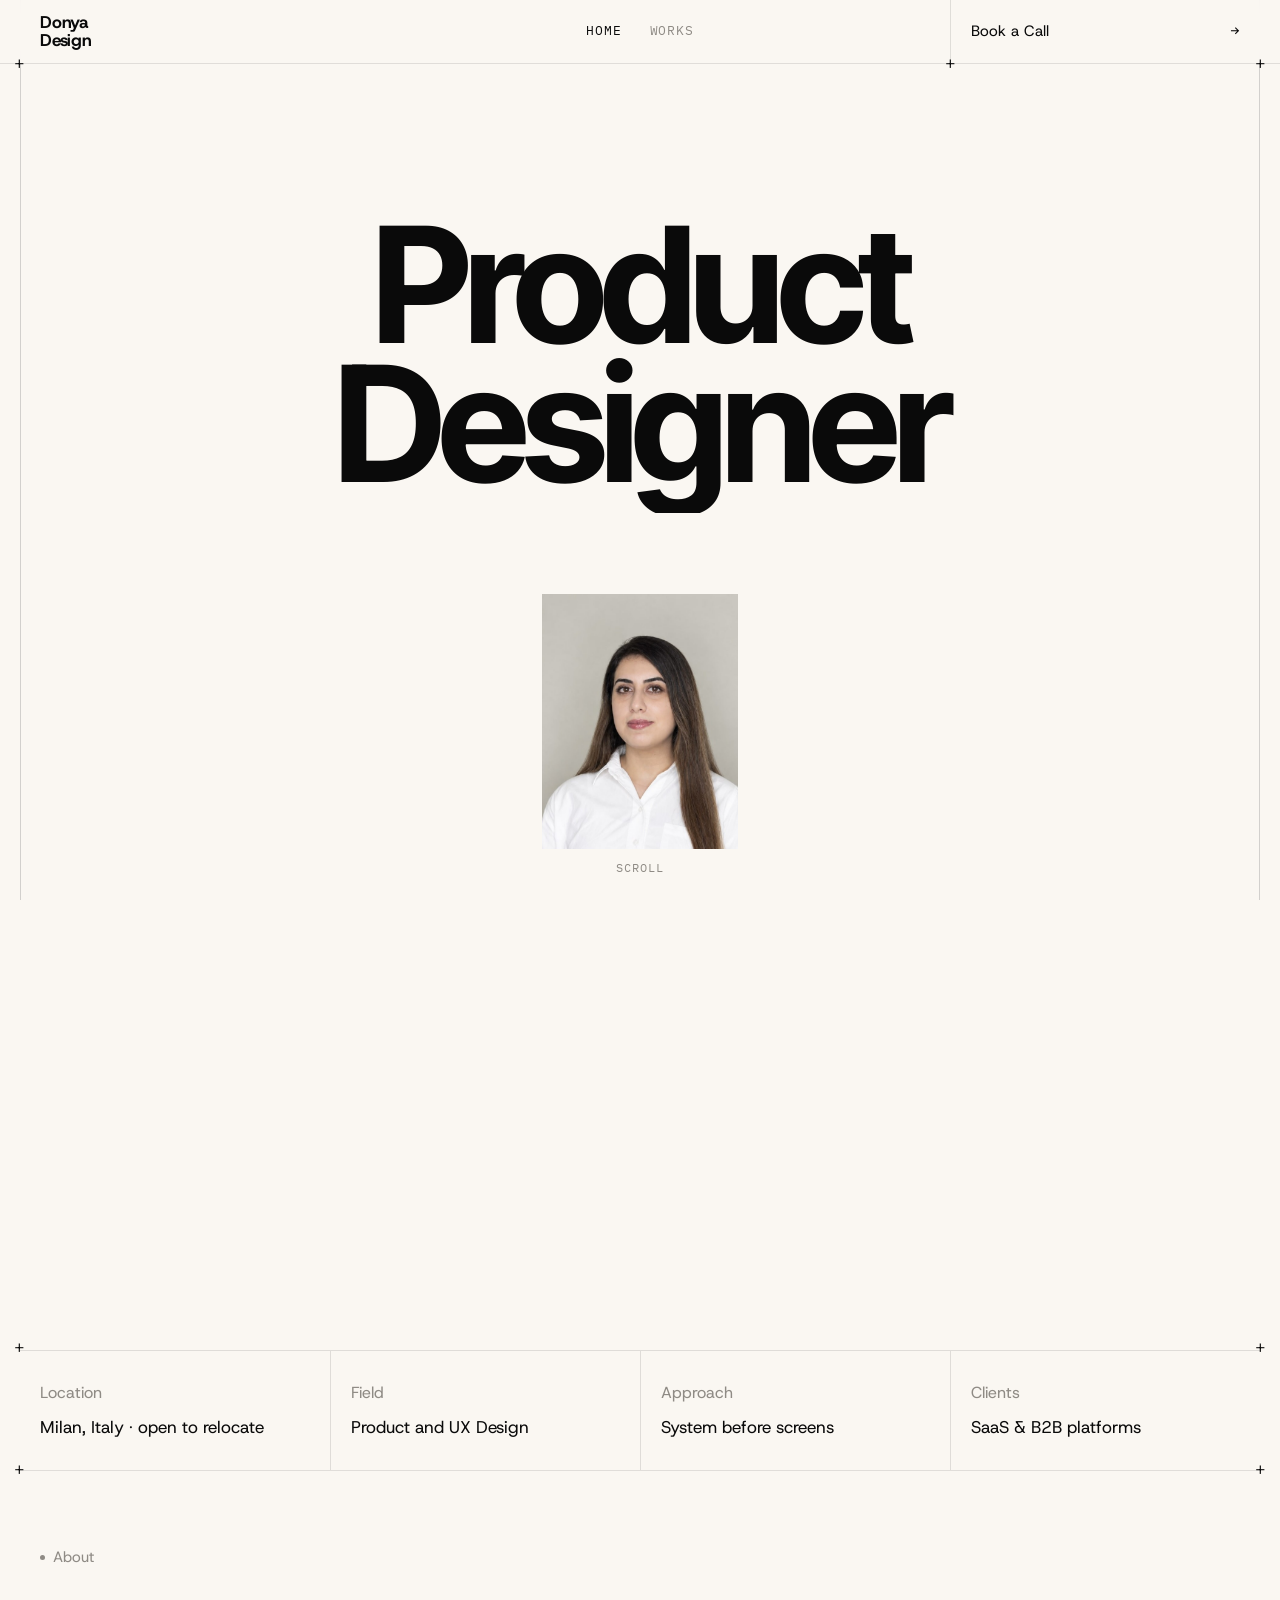
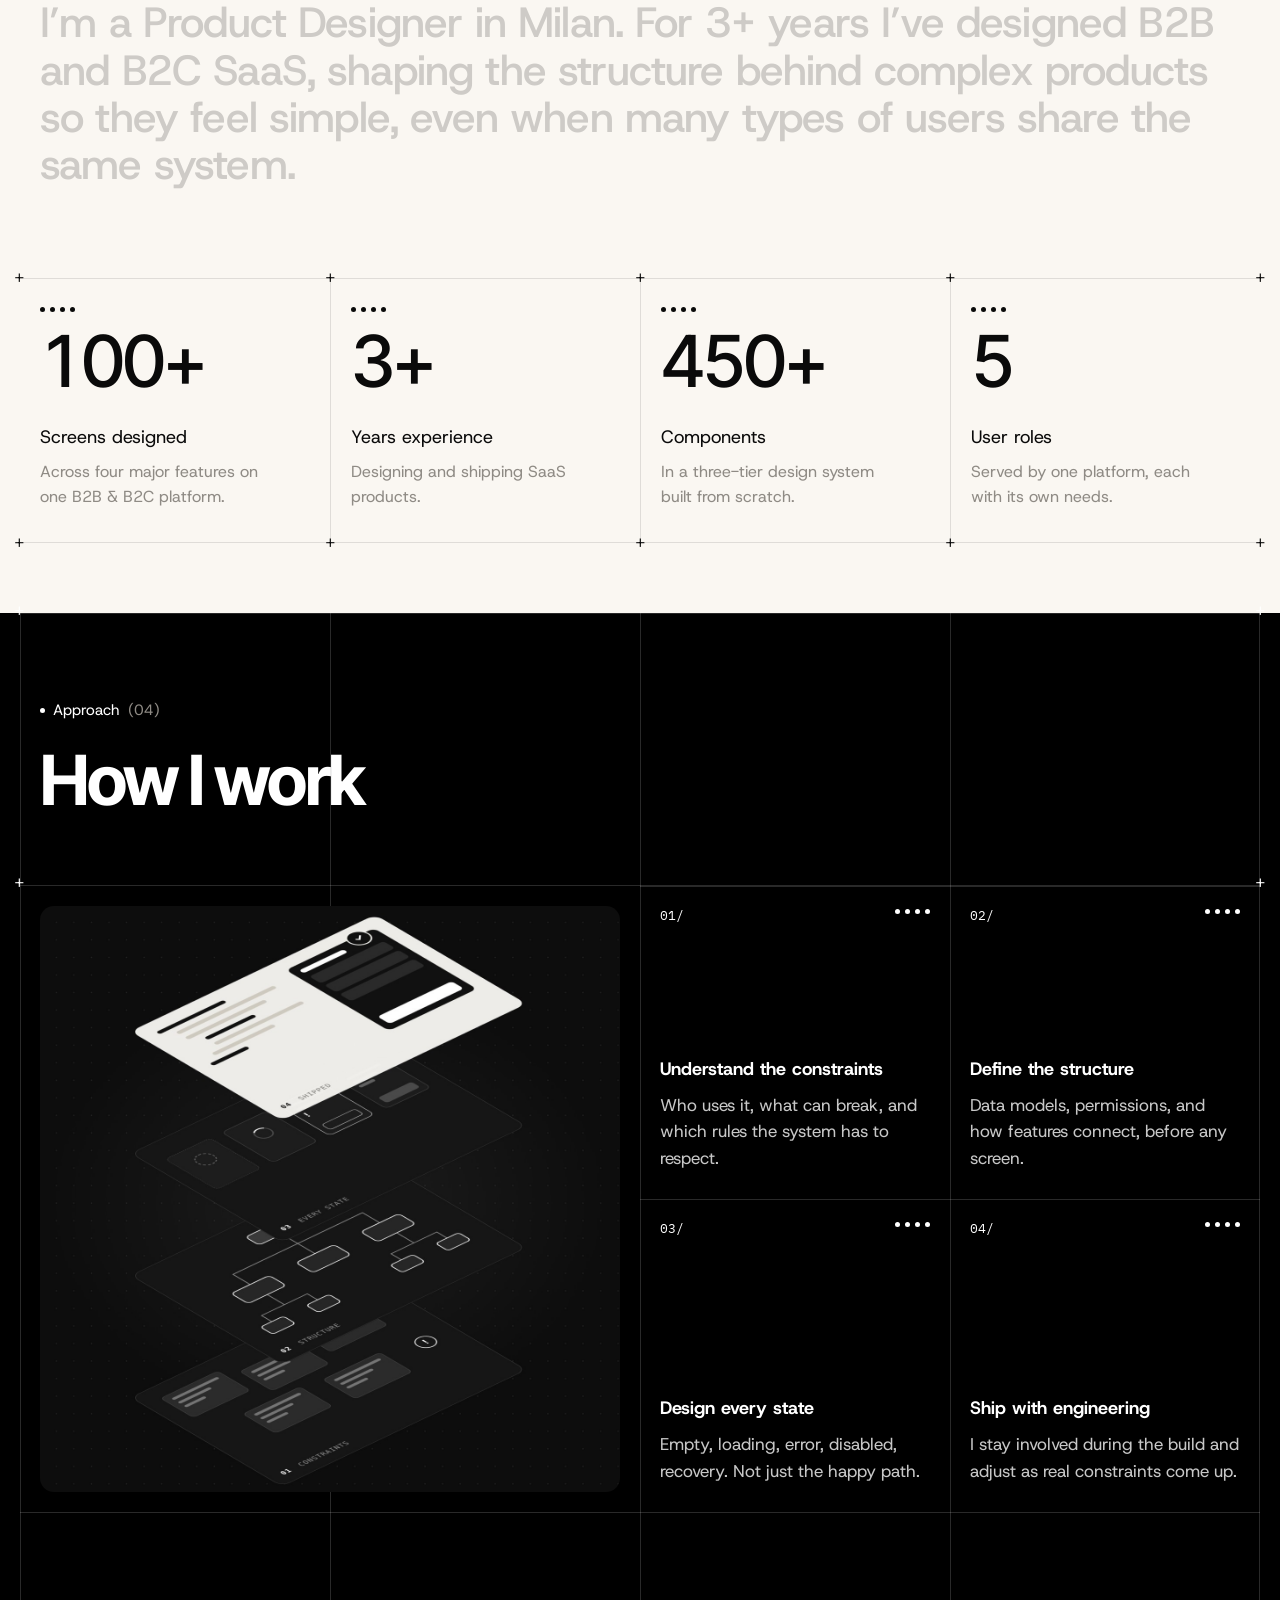
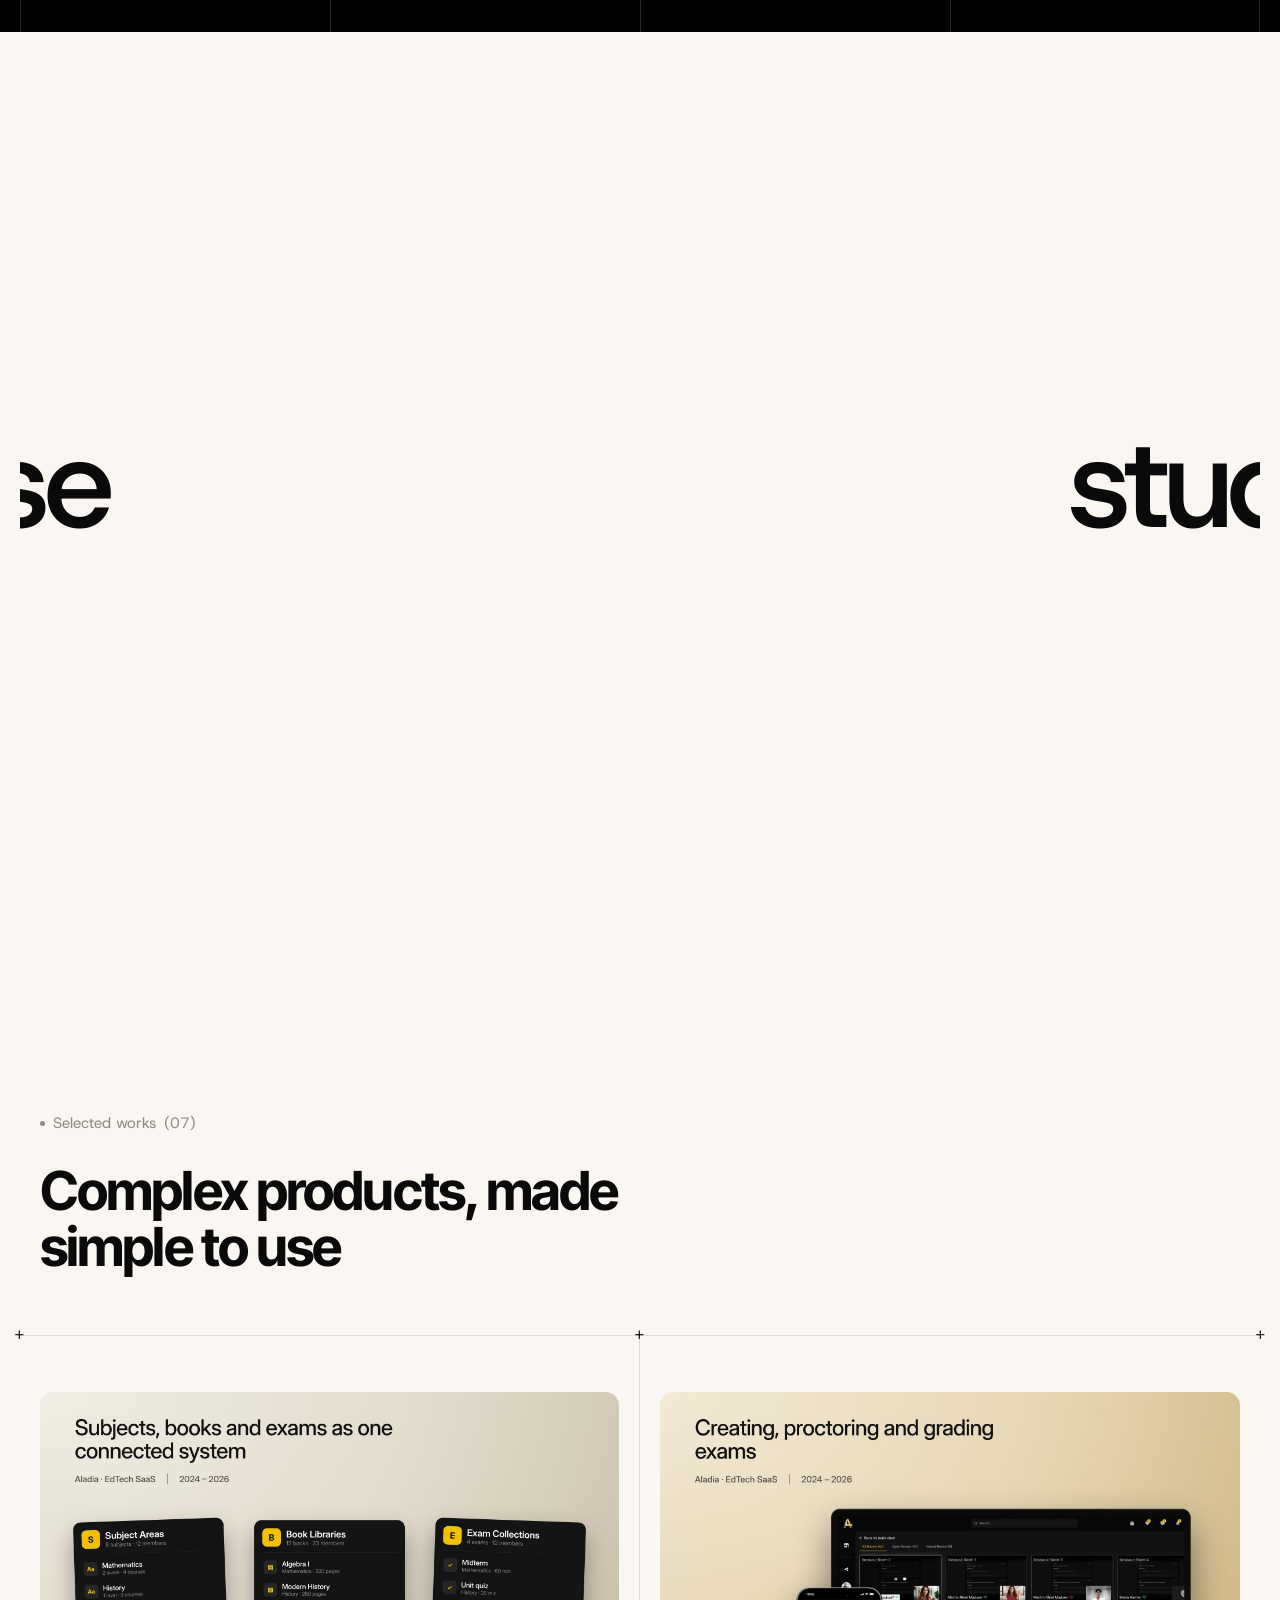
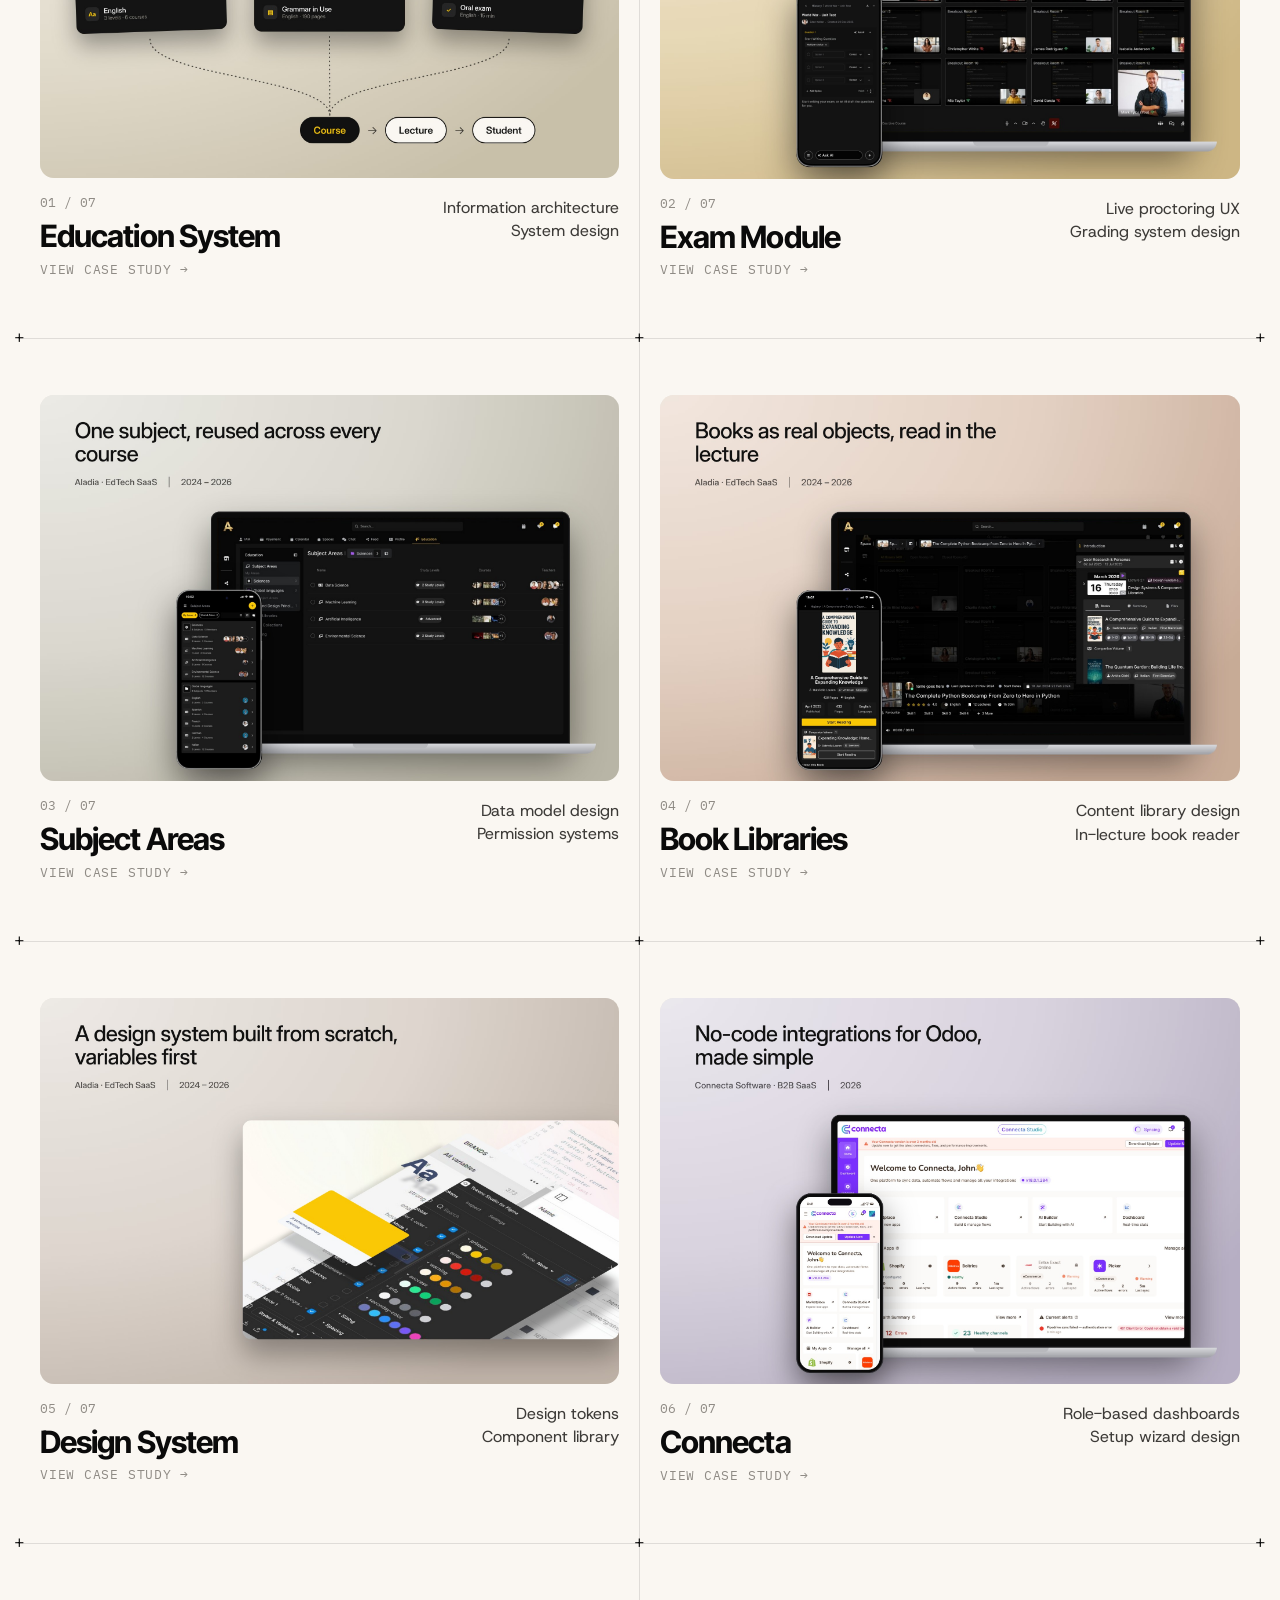
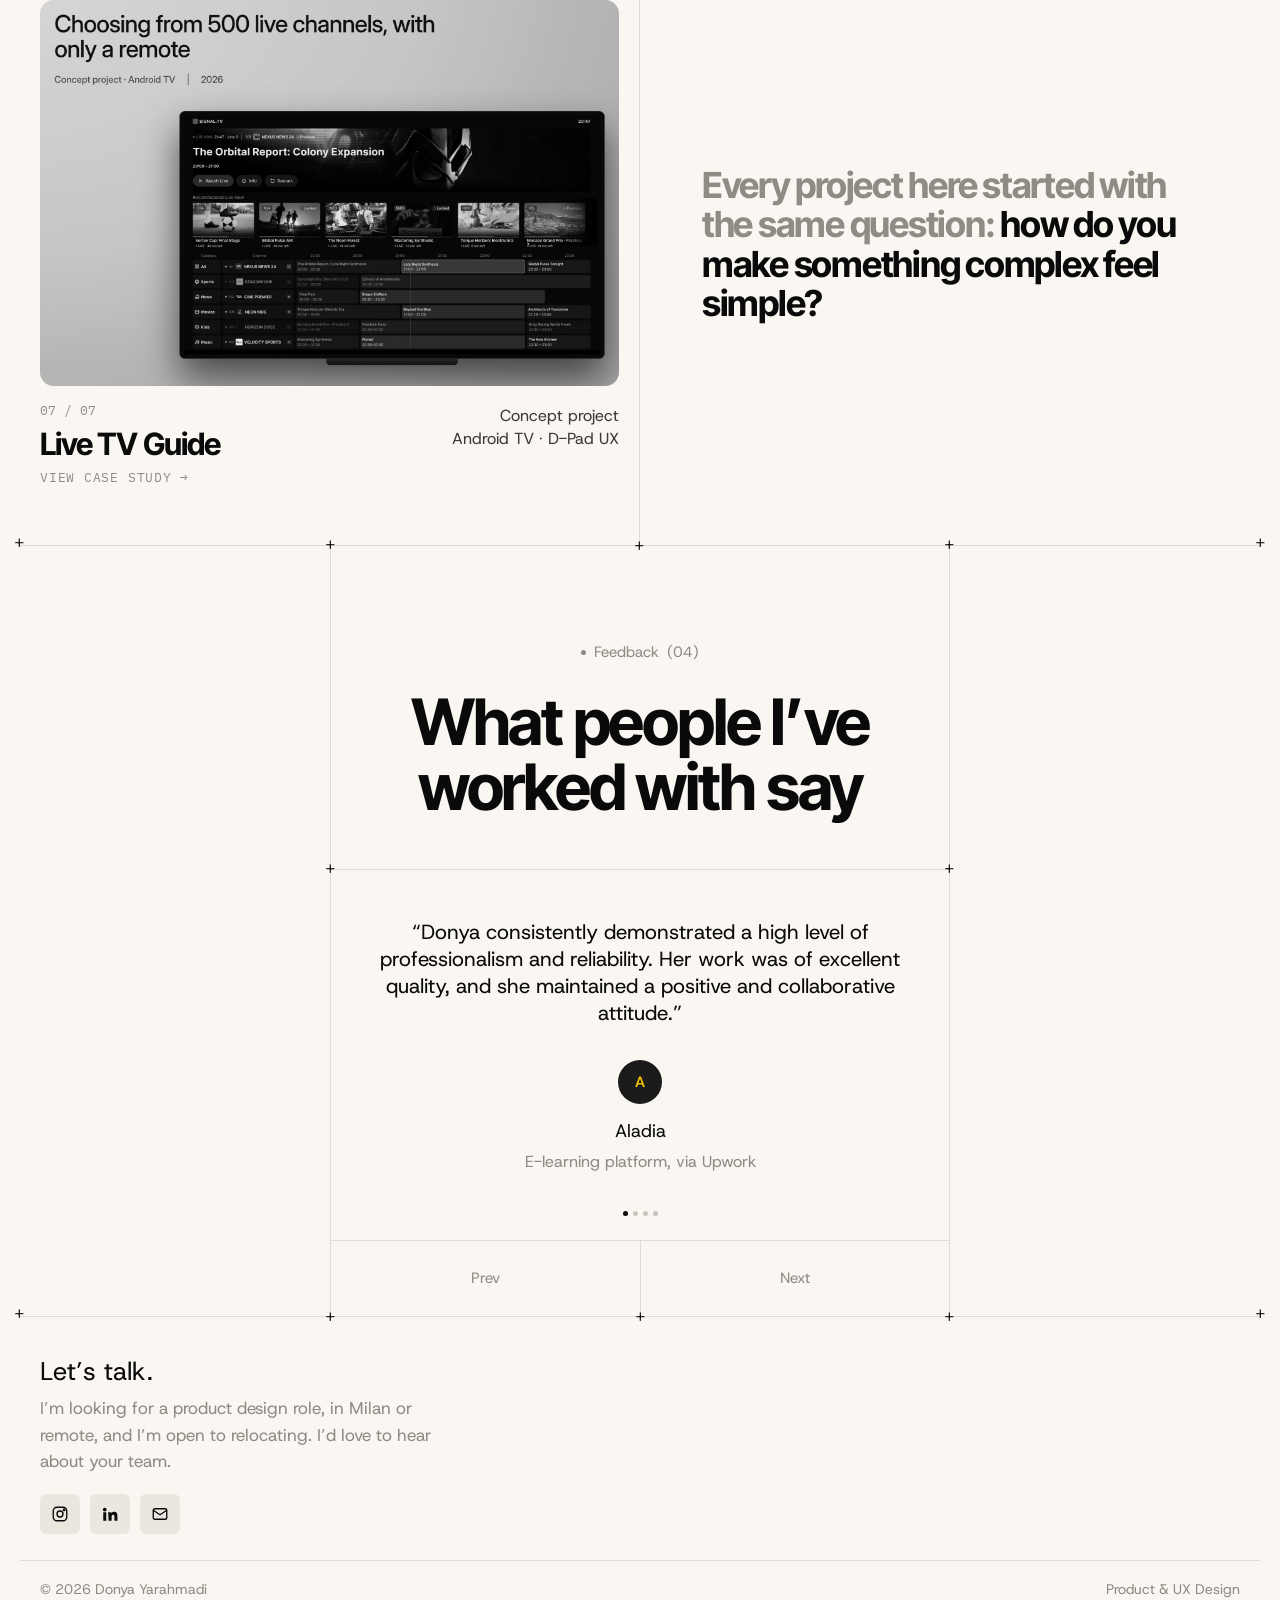
<file: index.html>
<!DOCTYPE html>
<html lang="en">
<head>
<meta charset="utf-8">
<meta name="viewport" content="width=device-width, initial-scale=1">
<title>Donya Yarahmadi — Product Designer</title>
<meta name="description" content="Product &amp; UX Designer in Milan. I help SaaS teams design complex products that feel simple, even when many types of users share the same system.">
<link rel="preconnect" href="https://fonts.googleapis.com">
<link rel="preconnect" href="https://fonts.gstatic.com" crossorigin>
<link href="https://fonts.googleapis.com/css2?family=Host+Grotesk:wght@300..800&family=IBM+Plex+Mono:wght@400;500&family=Inter+Tight:wght@500;600;700&display=swap" rel="stylesheet">
<link rel="stylesheet" href="style.css">
</head>
<body>
<div class="gridlines" aria-hidden="true"><span></span><span></span><span></span><span></span></div>
<header class="header">
  <div class="frame">
    <a class="logo" href="#">Donya<br>Design</a>
    <nav class="nav"><a href="#" data-nav="home" data-roll>HOME</a><a href="#work" data-nav="work" data-roll>WORKS</a></nav>
    <a class="cta-call" href="https://calendly.com/donyarahmadi/30min" target="_blank" rel="noopener"><span>Book a Call</span><span class="arrow">→</span></a>
  </div>
</header>
<main>

<section class="view" id="view-home">
  <div class="frame">
    <div class="hero">
      <div class="hero-sticky">
        <h1 class="hero-title"><span class="line"><span>Product</span></span><span class="line"><span>Designer</span></span></h1>
        <div class="portrait-stage"><div class="portrait">
          <img class="front" src="img/portrait-color.jpg" alt="Donya Yarahmadi">
        </div></div>
        <div class="hero-hint">SCROLL</div>
      </div>
    </div>
    <div class="rule"></div>
    <div class="facts"><div class="cols">
      <div><small>Location</small><strong>Milan, Italy · open to relocate</strong></div>
      <div><small>Field</small><strong>Product and UX Design</strong></div>
      <div><small>Approach</small><strong>System before screens</strong></div>
      <div><small>Clients</small><strong>SaaS &amp; B2B platforms</strong></div>
    </div></div>
    <div class="about">
      <span class="eyebrow">About</span>
      <p class="about-text" data-words>I’m a Product Designer in Milan. For 3+ years I’ve designed B2B and B2C SaaS, shaping the structure behind complex products so they feel simple, even when many types of users share the same system.</p>
    </div>
    <div class="stats"><div class="cols"><div class="stat"><i class="pt"></i><i class="pt r"></i><div class="dots"><i></i><i></i><i></i><i></i></div><div class="stat-num" data-count="100" data-suffix="+">0+</div><h3>Screens designed</h3><p>Across four major features on one B2B &amp; B2C platform.</p></div><div class="stat"><i class="pt"></i><i class="pt r"></i><div class="dots"><i></i><i></i><i></i><i></i></div><div class="stat-num" data-count="3" data-suffix="+">0+</div><h3>Years experience</h3><p>Designing and shipping SaaS products.</p></div><div class="stat"><i class="pt"></i><i class="pt r"></i><div class="dots"><i></i><i></i><i></i><i></i></div><div class="stat-num" data-count="450" data-suffix="+">0+</div><h3>Components</h3><p>In a three-tier design system built from scratch.</p></div><div class="stat"><i class="pt"></i><i class="pt r"></i><div class="dots"><i></i><i></i><i></i><i></i></div><div class="stat-num" data-count="5" data-suffix="">0</div><h3>User roles</h3><p>Served by one platform, each with its own needs.</p></div></div></div>
  </div>

  <section class="approach dark">
    <div class="gl"><span></span><span></span><span></span><span></span></div>
    <div class="frame">
      <div class="rule"></div>
      <div class="approach-head"><span class="eyebrow">Approach <span class="count">(04)</span></span><h2 class="approach-title">How I work</h2></div>
      <div class="rule"></div>
      <div class="approach-grid">
        <div class="approach-img"><img src="img/approach.jpg" alt="Illustration of my process as four stacked layers: constraints, structure, every state, shipped" loading="lazy"></div>
        <div class="step"><div class="step-top"><span>01/</span><div class="dots"><i></i><i></i><i></i><i></i></div></div><div><h3>Understand the constraints</h3><p>Who uses it, what can break, and which rules the system has to respect.</p></div></div><div class="step"><div class="step-top"><span>02/</span><div class="dots"><i></i><i></i><i></i><i></i></div></div><div><h3>Define the structure</h3><p>Data models, permissions, and how features connect, before any screen.</p></div></div><div class="step"><div class="step-top"><span>03/</span><div class="dots"><i></i><i></i><i></i><i></i></div></div><div><h3>Design every state</h3><p>Empty, loading, error, disabled, recovery. Not just the happy path.</p></div></div><div class="step"><div class="step-top"><span>04/</span><div class="dots"><i></i><i></i><i></i><i></i></div></div><div><h3>Ship with engineering</h3><p>I stay involved during the build and adjust as real constraints come up.</p></div></div>
      </div>
      <div class="approach-foot"></div>
    </div>
  </section>

  <div class="frame">
    <div class="cs-split"><div class="sticky"><span class="word l">Case</span><span class="word r">studies</span></div></div>
    <div class="works-head" id="work">
      <div><span class="eyebrow">Selected works <span class="count">(07)</span></span><h2>Complex products, made simple to use</h2></div>
    </div>
    <div class="works"><div class="work "><a href="#education">
      <div class="work-media"><img src="img/cover-education.jpg" alt="Education System case study" loading="lazy"></div>
      <div class="work-meta"><div><div class="work-num">01 / 07</div><h3>Education System</h3><span class="view-case">VIEW CASE STUDY →</span></div><div class="tags">Information architecture<br>System design</div></div>
    </a></div><div class="work right"><a href="#exam">
      <div class="work-media"><img src="img/cover-exam.jpg" alt="Exam Module case study" loading="lazy"></div>
      <div class="work-meta"><div><div class="work-num">02 / 07</div><h3>Exam Module</h3><span class="view-case">VIEW CASE STUDY →</span></div><div class="tags">Live proctoring UX<br>Grading system design</div></div>
    </a></div><div class="work "><a href="#subjects">
      <div class="work-media"><img src="img/cover-subjects.jpg" alt="Subject Areas case study" loading="lazy"></div>
      <div class="work-meta"><div><div class="work-num">03 / 07</div><h3>Subject Areas</h3><span class="view-case">VIEW CASE STUDY →</span></div><div class="tags">Data model design<br>Permission systems</div></div>
    </a></div><div class="work right"><a href="#books">
      <div class="work-media"><img src="img/cover-books.jpg" alt="Book Libraries case study" loading="lazy"></div>
      <div class="work-meta"><div><div class="work-num">04 / 07</div><h3>Book Libraries</h3><span class="view-case">VIEW CASE STUDY →</span></div><div class="tags">Content library design<br>In-lecture book reader</div></div>
    </a></div><div class="work "><a href="#design-system">
      <div class="work-media"><img src="img/cover-design-system.jpg" alt="Design System case study" loading="lazy"></div>
      <div class="work-meta"><div><div class="work-num">05 / 07</div><h3>Design System</h3><span class="view-case">VIEW CASE STUDY →</span></div><div class="tags">Design tokens<br>Component library</div></div>
    </a></div><div class="work right"><a href="#connecta">
      <div class="work-media"><img src="img/cover-connecta.jpg" alt="Connecta case study" loading="lazy"></div>
      <div class="work-meta"><div><div class="work-num">06 / 07</div><h3>Connecta</h3><span class="view-case">VIEW CASE STUDY →</span></div><div class="tags">Role-based dashboards<br>Setup wizard design</div></div>
    </a></div><div class="work "><a href="#live-tv">
      <div class="work-media"><img src="img/cover-tv.jpg" alt="Live TV Guide case study" loading="lazy"></div>
      <div class="work-meta"><div><div class="work-num">07 / 07</div><h3>Live TV Guide</h3><span class="view-case">VIEW CASE STUDY →</span></div><div class="tags">Concept project<br>Android TV · D-Pad UX</div></div>
    </a></div><div class="work work-fill"><div class="fill-note motto"><p><span>Every project here started with the same question:</span> how do you make something complex feel simple?</p></div></div></div>

    <div class="rule"></div>
    <div class="testi">
      <div class="testi-head"><span class="eyebrow">Feedback <span class="count">(04)</span></span><h2>What people I’ve<br>worked with say</h2></div>
      <div class="carousel">
        <div class="slides"><div class="slide"><blockquote>“Donya consistently demonstrated a high level of professionalism and reliability. Her work was of excellent quality, and she maintained a positive and collaborative attitude.”</blockquote><div class="avatar">A</div><div class="who">Aladia</div><div class="role">E-learning platform, via Upwork</div></div><div class="slide"><blockquote>“Donya brings a uniquely structured perspective to digital experiences, translating her background in architecture into interfaces that feel natural and intuitive.”</blockquote><div class="avatar">RR</div><div class="who">Rambod Rahmani</div><div class="role">Senior Software, AI &amp; Data Engineer</div></div><div class="slide"><blockquote>“A highly dedicated professional who consistently delivers top-tier UI/UX design — deep expertise paired with a strong, confident vision.”</blockquote><div class="avatar">DC</div><div class="who">Daniele Cosentino</div><div class="role">Visual Designer UX/UI</div></div><div class="slide"><blockquote>“Donya combines real design talent with an incredibly generous spirit. She approached every task thoughtfully and shared her process and knowledge freely.”</blockquote><div class="avatar">LG</div><div class="who">Lilit Gharagyozyan</div><div class="role">Product Designer</div></div></div>
        <div class="dots"><i></i><i></i><i></i><i></i></div>
        <div class="carousel-nav"><button class="prev" aria-label="Previous testimonial">Prev</button><button class="next-t" aria-label="Next testimonial">Next</button></div>
      </div>
    </div>
  </div>
</section>

<section class="view" id="view-education">
  <div class="frame">
    <header class="cs-hero">
      <div><span class="eyebrow"><a href="#work">Case studies</a></span><h1>Education System</h1></div>
      <p>How subjects, books and exams became one connected system on Aladia.</p>
    </header>
    <div class="rule"></div>
    <div class="cs-cover"><div class="media"><img src="img/cover-education.jpg" alt="Education System cover"></div></div>
    <div class="rule"></div>
    <div class="cs-overview">
      <div class="shot reveal"><img src="img/education-tabs.jpg" alt="Education System main screen"></div>
      <div class="side">
        <span class="eyebrow">Overview</span>
        <p class="reveal" data-words>Before I designed subjects, books or exams one by one, I had to solve the problem they shared: all teaching content was trapped inside courses. I designed one structure for all three, shared libraries under Education, with the same rules, linked into courses and lectures.</p>
        <dl class="meta reveal d1"><div><dt>Role</dt><dd>Product Designer, end to end</dd></div><div><dt>Company</dt><dd>Aladia</dd></div><div><dt>Industry</dt><dd>EdTech · B2B & B2C SaaS</dd></div><div><dt>Platform</dt><dd>Web, responsive + mobile</dd></div><div><dt>Focus</dt><dd>Information architecture<br>System design</dd></div></dl>
      </div>
    </div>
    <div class="rule"></div>
    <article class="cs-body"><div class="prose">
<div class="tldr reveal"><p class="tl-sum">Subjects, books and exams were each built inside courses, and copied into every new one. Before designing any of them, I designed one structure for all three: shared libraries above the course, with the same rules.</p><p class="tl-role">UI/UX designer, course domain · Aladia · 2024–2026</p><div class="tl-m"><div><b>3</b><span>libraries under one Education group, with the same structure</span></div><div><b>4</b><span>roles shared by all three, learned once</span></div><div><b>1</b><span>version of each subject, book and exam, reused everywhere</span></div></div></div>
<div class="process reveal"><span class="kicker">How I worked</span><ol><li><span class="pn">01</span><b>Discover</b><p>Saw the same pattern three times: subjects, books and exams were all built inside courses, and copied into every new one.</p></li><li><span class="pn">02</span><b>Define</b><p>The problem wasn’t one feature. It was where content lived. It had to move above the course.</p></li><li><span class="pn">03</span><b>Structure</b><p>Designed one model for all three: a shared library, an item inside it, and links into courses and lectures.</p></li><li><span class="pn">04</span><b>Rules</b><p>Gave the three the same four roles and the same behaviour, so teachers learn the system once.</p></li><li><span class="pn">05</span><b>Design</b><p>Designed each part end to end: Subject Areas, Book Libraries and Exam Collections.</p></li><li><span class="pn">06</span><b>Connect</b><p>Linked them together, so adding a subject to a course can bring its teacher, books and exams with it.</p></li></ol></div>
<h2 class="reveal"><span class="kicker">01 — Context and problem</span>Everything lived inside the course</h2>
<p>On Aladia, a course was a container for everything: its subjects, its books and later its exams were all created inside it. That works for one course. It breaks for a school running dozens.</p>
<ul>
<li><strong>Subjects</strong> were rebuilt in every course. Mathematics in one course had nothing to do with Mathematics in the next, and a teacher with the same subject in 8 courses was invited 8 times.</li>
<li><strong>Books</strong> were files attached to single lectures. One textbook used in 12 places meant 12 uploads, and 12 places to update.</li>
<li><strong>Exams</strong> didn’t exist yet. Built the same way, every course would have had its own copy of the same exam.</li>
</ul>
<div class="callout">Three features, <b>one structural problem</b>: content that should be shared was trapped inside courses.</div>

<h2 class="reveal"><span class="kicker">02 — My role and goal</span>Structure first, screens second</h2>
<p>I was the UI/UX designer on the team responsible for the course domain, briefed to improve the learning flow and materials for students and teachers. I designed the overall structure first, then each part in depth: I redesigned Subjects, and designed Books and Exams from scratch. I worked closely with the project manager, the backend and frontend developers and the other designers, from requirements to handoff, and built working prototypes of my designs in code with Claude Code.</p>
<p><strong>The goal:</strong> every piece of teaching content lives once, and every course uses it.</p>

<h2 class="reveal"><span class="kicker">03 — Decision</span>Content lives once, courses point to it</h2>
<div class="options"><div class="opt no"><span class="tag">Rejected</span><div><b>Fix each feature on its own,</b> with faster copying or bulk editing. The copies would still drift apart.</div></div><div class="opt yes"><span class="tag">Chosen</span><div><b>Lift all teaching content above the course,</b> into shared libraries. A course doesn’t own its subjects, books and exams anymore; it uses them.</div></div></div>
<p>That gave every piece of content the same shape: a <strong>library</strong> owned by an organisation or a freelance teacher, <strong>items</strong> inside it, and <strong>links</strong> from courses and lectures that decide how each item is used there: a level, a page range, a date, a grading scale.</p>

<h2 class="reveal"><span class="kicker">04 — The flow</span>How it all connects, step by step</h2>
<p>This is the map I designed before any screen, as a walkthrough: from the libraries in Education, into live and on-demand courses, to the student’s lectures and exams, and finally performance. Click any step, or use the arrows.</p>
<div class="sf reveal" tabindex="0" aria-label="Interactive system flow">
<div class="ux-head"><span class="flow-tag">SYSTEM FLOW · CLICK THROUGH</span></div>
<div class="sf-tabs"><span class="sf-ph">Education</span><button class="sf-dot on" data-i="0" aria-label="Step 1: One place, three libraries">01</button><button class="sf-dot" data-i="1" aria-label="Step 2: Invite members">02</button><button class="sf-dot" data-i="2" aria-label="Step 3: Create a subject">03</button><button class="sf-dot" data-i="3" aria-label="Step 4: Create a book">04</button><button class="sf-dot" data-i="4" aria-label="Step 5: Create an exam template">05</button><button class="sf-dot" data-i="5" aria-label="Step 6: Or let AI draft it">06</button><span class="sf-ph">Course</span><button class="sf-dot" data-i="6" aria-label="Step 7: Two kinds of course">07</button><button class="sf-dot" data-i="7" aria-label="Step 8: Add a subject">08</button><button class="sf-dot" data-i="8" aria-label="Step 9: Add a book">09</button><button class="sf-dot" data-i="9" aria-label="Step 10: Add an exam">10</button><button class="sf-dot" data-i="10" aria-label="Step 11: Exam types per course">11</button><span class="sf-ph">Student</span><button class="sf-dot" data-i="11" aria-label="Step 12: In the lecture">12</button><button class="sf-dot" data-i="12" aria-label="Step 13: Scheduled exam">13</button><button class="sf-dot" data-i="13" aria-label="Step 14: Non-scheduled exam">14</button><button class="sf-dot" data-i="14" aria-label="Step 15: Oral exam">15</button><span class="sf-ph">Performance</span><button class="sf-dot" data-i="15" aria-label="Step 16: Performance">16</button></div>
<div class="sf-map">
<div class="sf-row"><div class="sf-n root" data-n="edu"><b>Education</b><small>one place for teaching content</small></div></div>
<div class="sf-ar">↓</div>
<div class="sf-cols">
<div class="sf-col"><div class="sf-n lib" data-n="sa"><b>Subject Area</b></div><div class="sf-n mem" data-n="sam"><b>Members</b><small>Owner · Curator · Editor · Viewer</small></div><div class="sf-n " data-n="subj"><b>Subject</b><small>created once</small></div><div class="sf-chips"><span class="sf-c" data-n="subj-b">Books</span><span class="sf-c" data-n="subj-f">Files</span><span class="sf-c" data-n="subj-l">Study levels</span></div></div>
<div class="sf-col"><div class="sf-n lib" data-n="bl"><b>Book Library</b></div><div class="sf-n mem" data-n="blm"><b>Members</b><small>Owner · Curator · Editor · Viewer</small></div><div class="sf-n " data-n="book"><b>Book</b><small>created once</small></div><div class="sf-chips"><span class="sf-c" data-n="book-s">Subject</span><span class="sf-c" data-n="book-c">Companion volumes</span></div></div>
<div class="sf-col"><div class="sf-n lib" data-n="ec"><b>Exam Collection</b></div><div class="sf-n mem" data-n="ecm"><b>Members</b><small>Owner · Curator · Editor · Viewer</small></div><div class="sf-n " data-n="exam"><b>Exam template</b><small>created once</small></div><div class="sf-chips"><span class="sf-c" data-n="exam-d">Document editor</span><span class="sf-c" data-n="exam-ai">AI draft from subjects & books</span></div></div>
</div>
<div class="sf-ar">↓ added to</div>
<div class="sf-course"><div class="sf-n wide" data-n="course"><b>Course</b></div>
<div class="sf-cols two">
<div class="sf-col"><div class="sf-n " data-n="live"><b>Live course</b></div><div class="sf-chips"><span class="sf-c" data-n="x-sch">Scheduled exam</span><span class="sf-c" data-n="x-non">Non-scheduled exam</span><span class="sf-c" data-n="x-oral">Oral exam</span></div></div>
<div class="sf-col"><div class="sf-n " data-n="od"><b>On-demand course</b></div><div class="sf-chips"><span class="sf-c" data-n="x-non2">Non-scheduled exam</span></div></div>
</div>
<div class="sf-chips center"><span class="sf-c" data-n="teach">Teachers invited</span><span class="sf-c" data-n="link">Linked subject comes along</span></div></div>
<div class="sf-ar">↓</div>
<div class="sf-cols three"><div class="sf-n " data-n="lecture"><b>Student · Lecture</b><small>subject, books, files</small></div><div class="sf-n " data-n="room"><b>Student · Exam room</b><small>in 100ms, camera on</small></div><div class="sf-n " data-n="proct"><b>Proctoring</b><small>session recorded</small></div></div>
<div class="sf-ar">↓</div>
<div class="sf-row"><div class="sf-n root" data-n="perf"><b>Performance</b><small>results across courses and subjects</small></div></div>
</div>
<div class="sf-foot"><div class="sf-steps"><div class="sf-step on" data-on="edu sa bl ec"><div class="ux-meta"><span class="ux-num">STEP 01 / 16</span><span class="ux-actor">Education</span></div><h4>One place, three libraries</h4><p>Under Education, an organisation creates a Subject Area, a Book Library and an Exam Collection. All teaching content starts here, outside any course.</p></div><div class="sf-step" data-on="sa bl ec sam blm ecm"><div class="ux-meta"><span class="ux-num">STEP 02 / 16</span><span class="ux-actor">Education</span></div><h4>Invite members</h4><p>Each library has its own members, with the same four roles everywhere: Owner, Curator, Editor and Viewer.</p></div><div class="sf-step" data-on="sa subj subj-b subj-f subj-l"><div class="ux-meta"><span class="ux-num">STEP 03 / 16</span><span class="ux-actor">Education</span></div><h4>Create a subject</h4><p>Inside a Subject Area, the subject is created once. Books, files and study levels are attached to it.</p></div><div class="sf-step" data-on="bl book book-s book-c subj"><div class="ux-meta"><span class="ux-num">STEP 04 / 16</span><span class="ux-actor">Education</span></div><h4>Create a book</h4><p>Inside a Book Library, the book is created once. It gets a subject, and companion volumes can be added to it.</p></div><div class="sf-step" data-on="ec exam exam-d"><div class="ux-meta"><span class="ux-num">STEP 05 / 16</span><span class="ux-actor">Education</span></div><h4>Create an exam template</h4><p>Inside an Exam Collection, the teacher writes the exam template in the document editor.</p></div><div class="sf-step" data-on="exam exam-ai subj book"><div class="ux-meta"><span class="ux-num">STEP 06 / 16</span><span class="ux-actor">Education</span></div><h4>Or let AI draft it</h4><p>The AI flow uses the subjects and books already on the platform to fetch the content and draft the exam. The teacher stays the author.</p></div><div class="sf-step" data-on="course live od"><div class="ux-meta"><span class="ux-num">STEP 07 / 16</span><span class="ux-actor">Course</span></div><h4>Two kinds of course</h4><p>A course is either live or on demand. Both take subjects, books and exams from the libraries in the same way.</p></div><div class="sf-step" data-on="subj course teach"><div class="ux-meta"><span class="ux-num">STEP 08 / 16</span><span class="ux-actor">Course</span></div><h4>Add a subject</h4><p>Teachers aren’t invited in the Subject Area. When the subject is added to a course, its teachers are invited to that course.</p></div><div class="sf-step" data-on="book book-s course link"><div class="ux-meta"><span class="ux-num">STEP 09 / 16</span><span class="ux-actor">Course</span></div><h4>Add a book</h4><p>If the book has a subject assigned, the subject is attached to the course along with it.</p></div><div class="sf-step" data-on="exam course link"><div class="ux-meta"><span class="ux-num">STEP 10 / 16</span><span class="ux-actor">Course</span></div><h4>Add an exam</h4><p>The same happens for exams: the exam brings its subject into the course.</p></div><div class="sf-step" data-on="course live od x-sch x-non x-oral x-non2"><div class="ux-meta"><span class="ux-num">STEP 11 / 16</span><span class="ux-actor">Course</span></div><h4>Exam types per course</h4><p>Live courses can have scheduled, non-scheduled and oral exams. On-demand courses have non-scheduled exams. All of them are added in the same way.</p></div><div class="sf-step" data-on="lecture"><div class="ux-meta"><span class="ux-num">STEP 12 / 16</span><span class="ux-actor">Student</span></div><h4>In the lecture</h4><p>The student finds the subject, its books and files already in the lecture.</p></div><div class="sf-step" data-on="x-sch room proct"><div class="ux-meta"><span class="ux-num">STEP 13 / 16</span><span class="ux-actor">Student</span></div><h4>Scheduled exam</h4><p>Scheduled exams are held in 100ms with the camera on. If proctoring is on, the session is recorded.</p></div><div class="sf-step" data-on="x-non x-non2 room proct"><div class="ux-meta"><span class="ux-num">STEP 14 / 16</span><span class="ux-actor">Student</span></div><h4>Non-scheduled exam</h4><p>The student starts it from the course. Only when proctoring is on do they join a meeting room, where the session is recorded. Without proctoring, they simply take the exam.</p></div><div class="sf-step" data-on="x-oral room"><div class="ux-meta"><span class="ux-num">STEP 15 / 16</span><span class="ux-actor">Student</span></div><h4>Oral exam</h4><p>Oral exams run inside a live session.</p></div><div class="sf-step" data-on="perf"><div class="ux-meta"><span class="ux-num">STEP 16 / 16</span><span class="ux-actor">Performance</span></div><h4>Performance</h4><p>After all of this, the performance module brings the results together for every student, course and subject.</p></div></div>
<div class="ux-ctl"><button class="ux-prev" aria-label="Previous step">← Prev</button><span class="ux-count">1 / 16</span><button class="ux-next" aria-label="Next step">Next →</button></div></div></div>

<h2 class="reveal"><span class="kicker">05 — The three parts</span>Each one in depth</h2>
<p>Each part had its own users, edge cases and decisions. These case studies go through them in detail.</p>
<div class="parts"><a class="part reveal" href="#subjects"><img src="img/cover-subjects.jpg" alt="Subject Areas" loading="lazy"><div><span class="pn">01</span><b>Subject Areas</b><p>The decision that connected the platform: one shared subject, with its teacher, books and exams following it into every course.</p><span class="proto-cta">Read the case study →</span></div></a><a class="part reveal" href="#books"><img src="img/cover-books.jpg" alt="Book Libraries" loading="lazy"><div><span class="pn">02</span><b>Book Libraries</b><p>Books as real objects in a library, linked to lectures with a page range and opened in the built-in reader.</p><span class="proto-cta">Read the case study →</span></div></a><a class="part reveal" href="#exam"><img src="img/cover-exam.jpg" alt="Exam Module" loading="lazy"><div><span class="pn">03</span><b>Exam Module</b><p>A complete exam system, from the first question to live proctoring and a grade every course can trust.</p><span class="proto-cta">Read the case study →</span></div></a></div>

<h2 class="reveal"><span class="kicker">06 — The result</span>Three tools that feel like one system</h2>
<div class="metrics reveal"><div class="metric"><div class="num">8<span class="arrow">→</span>1</div><p>changes to replace a teacher across 8 courses</p></div><div class="metric"><div class="num">12<span class="arrow">→</span>1</div><p>copies of the same book a teacher maintains</p></div><div class="metric"><div class="num">1</div><p>version of each exam, reused across every course</p></div></div>
<div class="learned reveal"><span class="kicker" style="color:#888">What I learned</span>
<p class="big" data-words>The best design work on this project happened before any screen: deciding where content lives.</p></div>
</div></article>
    <div class="next"><div class="rule"></div>
      <a href="#exam">
        <div><small>NEXT PROJECT</small><h3>Exam Module</h3><p class="count" style="margin-top:12px">Live proctoring UX · Grading system design</p></div>
        <div class="media"><img src="img/cover-exam.jpg" alt="Exam Module cover" loading="lazy"></div>
      </a>
    </div>
  </div>
</section>
<section class="view" id="view-exam">
  <div class="frame">
    <header class="cs-hero">
      <div><span class="eyebrow"><a href="#work">Case studies</a></span><h1>Exam Module</h1></div>
      <p>Designing a complete exam system, from the first question to the final grade.</p>
    </header>
    <div class="rule"></div>
    <div class="cs-cover"><div class="media"><img src="img/cover-exam.jpg" alt="Exam Module cover"></div></div>
    <div class="rule"></div>
    <div class="cs-overview">
      <div class="shot reveal"><img src="img/exam-01.jpg" alt="Exam Module main screen"></div>
      <div class="side">
        <span class="eyebrow">Overview</span>
        <p class="reveal" data-words>Aladia had no exam system: no builder, no proctoring, no grading. I designed the whole thing from a blank canvas: three exam formats, AI-assisted question creation, live proctored exams, and a grading model that works across courses with completely different scoring scales.</p>
        <dl class="meta reveal d1"><div><dt>Role</dt><dd>Product Designer, end to end</dd></div><div><dt>Company</dt><dd>Aladia</dd></div><div><dt>Industry</dt><dd>EdTech · B2B & B2C SaaS</dd></div><div><dt>Platform</dt><dd>Web, responsive + mobile</dd></div><div><dt>Focus</dt><dd>Live proctoring UX<br>Grading system design</dd></div></dl>
      </div>
    </div>
    <div class="rule"></div>
    <article class="cs-body"><div class="prose">
<div class="tldr reveal"><p class="tl-sum">Aladia had no way to run exams. I designed the whole system, from writing questions with AI to live proctoring and grading, so one exam works across courses with completely different grading rules.</p><p class="tl-role">UI/UX designer, course domain · Aladia · 2024–2026</p><div class="tl-m"><div><b>42%</b><span>faster exam creation with the AI flow (Maze usability test)</span></div><div><b>1</b><span>version of each exam, reused across every course</span></div><div><b>40</b><span>students supervised by one teacher in one view</span></div></div></div>

<h2 class="reveal"><span class="kicker">01 — Context</span>Schools, universities and companies on one platform</h2>
<p>Aladia is an e-learning platform used by very different institutions. An Italian liceo grades from 18 to 30, a corporate course from 0 to 100. Teachers needed to create exams, run them with supervision and grade them, all inside the platform.</p>

<h2 class="reveal"><span class="kicker">02 — The problem</span>Exams didn’t exist, and the obvious design would break</h2>
<ul>
<li><strong>Teachers</strong> reuse the same exam in several courses, and may supervise <strong>forty students at once</strong> in a live exam.</li>
<li><strong>Students</strong> take exams from home, monitored, where a bad WiFi connection can look like cheating.</li>
<li>Most platforms put exams inside courses. Aladia had already hit that with Books and Subjects: every course got its own copy, and the copies drifted apart.</li>
</ul>
<div class="callout">The hard part wasn’t the exam. It was keeping <b>one exam consistent</b> across many courses, grading rules and students.</div>

<h2 class="reveal"><span class="kicker">03 — My role and goal</span>From the structure to the last error state</h2>
<p>I was the UI/UX designer on the course domain, and designed the exam system end to end, for web and mobile. I worked with the project manager, developers and other designers, and prototyped the flows in Figma and in code with Claude Code.</p>
<p><strong>The goal:</strong> write an exam once, run it anywhere, and keep the teacher in control.</p>

<h2 class="reveal"><span class="kicker">04 — The process</span>From teachers’ needs to every flow</h2>
<p>The exam was a big feature, with many flows that affect each other. I started from the teachers, and mapped every flow before designing the screens.</p>
<div class="process reveal"><span class="kicker">How I worked</span><ol><li><span class="pn">01</span><b>Interviews</b><p>One-to-one interviews with teachers on the platform: fair exams, control over when results are published, and monitoring 40 students at once.</p></li><li><span class="pn">02</span><b>Exam and question types</b><p>Defined the exam types (scheduled, non-scheduled and oral) and the question types they need.</p></li><li><span class="pn">03</span><b>User journeys</b><p>Mapped a journey for each role: the course coordinator in an organisation, the freelance teacher, and the student.</p></li><li><span class="pn">04</span><b>Create</b><p>Exam Collections, where the teacher builds the exam in the document builder, by hand or with AI.</p></li><li><span class="pn">05</span><b>Add to a course</b><p>The exam is added to a course, and the course coordinator sets its grading.</p></li><li><span class="pn">06</span><b>Run and monitor</b><p>The teacher runs the exam and monitors every student during it.</p></li><li><span class="pn">07</span><b>Review and publish</b><p>Open answers are reviewed by the teacher, or first by AI with the teacher approving, then results are published.</p></li><li><span class="pn">08</span><b>Student side</b><p>Students take each type of exam, receive their result, and can ask for a recheck.</p></li><li><span class="pn">09</span><b>Performance</b><p>Exam results come together with attendance in the performance module.</p></li></ol></div>

<h2 class="reveal"><span class="kicker">05 — Decision 1</span>The exam lives outside the course</h2>
<p><strong>Solves:</strong> one exam turning into many drifting copies.</p>
<div class="options"><div class="opt no"><span class="tag">Rejected</span><div><b>Exams inside courses, like most platforms.</b> Fast to build, but five courses would mean five copies to maintain.</div></div><div class="opt yes"><span class="tag">Chosen</span><div><b>Exam Collections, outside any course.</b> An exam is written once, and each course adds its own date, rules and grading scale.</div></div></div>
<div class="diagram ia reveal"><span class="flow-tag">INFORMATION ARCHITECTURE · EXAM COLLECTIONS</span>
<div class="ch-node root"><b>Education</b><small>one group in settings and navigation</small></div>
<span class="ch-down">↓</span>
<div class="ia-cols"><div class="ia-col dim"><div class="ch-node lib"><b>Subject Areas</b><small>one per organisation or teacher</small></div>
<ul class="ia-groups"><li>My areas</li><li>Shared areas</li></ul><div class="ch-node item"><b>Subject</b><small>title, icon, colour</small></div><ul class="ia-details"><li>Teachers assigned</li><li>Study levels</li><li>Linked books</li><li>Linked exams</li></ul></div><div class="ia-col dim"><div class="ch-node lib"><b>Book Libraries</b><small>one per organisation or teacher</small></div>
<ul class="ia-groups"><li>My libraries</li><li>Shared libraries</li></ul><div class="ch-node item"><b>Book</b><small>PDF, purchase link or written</small></div><ul class="ia-details"><li>Details, filled by ISBN</li><li>Cover from the first pages</li><li>Subject and level</li><li>Companion volumes</li></ul></div><div class="ia-col focus"><div class="ch-node lib"><b>Exam Collections</b><small>one per organisation or teacher</small></div>
<ul class="ia-groups"><li>My collections</li><li>Shared collections</li></ul><div class="ch-node item"><b>Exam</b><small>one version, reused</small></div><ul class="ia-details"><li>Questions, AI-assisted</li><li>Written or oral</li><li>Linked subject</li><li>No date, no grading scale</li></ul></div></div>
<div class="ia-roles"><span>Same roles in all three</span><b>Owner</b><b>Curator</b><b>Editor</b><b>Viewer</b></div>
<span class="ch-down">↓ added to</span>
<div class="ia-use">
<div class="ch-node"><b>Course</b><small>subjects with a level · their teachers invited · books · exams with a date, rules and grading scale</small></div>
<span class="ch-arrow">→</span>
<div class="ch-node"><b>Lecture & live session</b><small>a subject · the book’s page range · an exam</small></div>
<span class="ch-arrow">→</span>
<div class="ch-node"><b>Student</b><small>sees only what’s assigned, already in the lecture</small></div>
</div>
<p class="ch-note">The exam is written once in a collection, with no date or grading scale. Each course that uses it adds its own. <a class="ia-link" href="#education">See the full system in Education System →</a></p></div>
<a class="proto reveal" href="https://www.figma.com/proto/V7itexfsk2WrTZHVXnbVie/Portflio-prototypes?node-id=3-62221&scaling=scale-down&content-scaling=fixed&page-id=0%3A1&starting-point-node-id=3%3A62221&show-proto-sidebar=1" target="_blank" rel="noopener">
  <div class="proto-thumb"><img src="img/proto-create-1.jpg" alt="Creating an exam inside a collection" loading="lazy"><span class="proto-play">▶</span></div>
  <div class="proto-body"><span class="flow-tag">FIGMA PROTOTYPE</span><h4>Creating an exam inside a collection</h4><p>Click through how a teacher opens a collection and creates an exam there, outside any course.</p><span class="proto-cta">Open the prototype ↗</span></div>
</a>
<a class="proto reveal" href="https://www.figma.com/proto/V7itexfsk2WrTZHVXnbVie/Portflio-prototypes?node-id=57-96937&scaling=scale-down&content-scaling=fixed&page-id=0%3A1&starting-point-node-id=57%3A96937&show-proto-sidebar=1" target="_blank" rel="noopener">
  <div class="proto-thumb"><img src="img/proto-exam-mobile.jpg" alt="Creating an exam, with AI on mobile" loading="lazy"><span class="proto-play">▶</span></div>
  <div class="proto-body"><span class="flow-tag">MOBILE PROTOTYPE</span><h4>Creating an exam, with AI on mobile</h4><p>Start an exam, open Aladia AI, and generate questions from the platform’s books or write them yourself.</p><span class="proto-cta">Open the prototype ↗</span></div>
</a>

<h2 class="reveal"><span class="kicker">06 — Decision 2</span>The course decides the grade, not the exam</h2>
<p><strong>Solves:</strong> the same exam running in courses graded 18–30, A+ to F or pass/fail.</p>
<div class="options"><div class="opt no"><span class="tag">Rejected</span><div><b>One grading scale for the whole platform.</b> Too rigid: every organisation grades in its own way.</div></div><div class="opt no"><span class="tag">Rejected</span><div><b>The grading scale saved inside the exam.</b> Against the idea of reuse: every institution would need its own copy again.</div></div><div class="opt yes"><span class="tag">Chosen</span><div><b>The course defines the score scale.</b> The exam only knows raw points, and is scaled to the course’s scale, pass mark and weights. Every organisation keeps its own scale, and grading stays consistent inside each course.</div></div></div>
<a class="proto reveal" href="https://www.figma.com/proto/V7itexfsk2WrTZHVXnbVie/Portflio-prototypes?node-id=24-27782&scaling=scale-down&content-scaling=fixed&page-id=0%3A1&starting-point-node-id=24%3A27782&show-proto-sidebar=1" target="_blank" rel="noopener">
  <div class="proto-thumb"><img src="img/proto-add-to-course.jpg" alt="Adding an exam to a course" loading="lazy"><span class="proto-play">▶</span></div>
  <div class="proto-body"><span class="flow-tag">FIGMA PROTOTYPE</span><h4>Adding an exam to a course</h4><p>Click through how the exam is added to a course, and how the course sets its date, rules and grading.</p><span class="proto-cta">Open the prototype ↗</span></div>
</a>
<div class="figs "><figure class="reveal"><div class="ph"><img src="img/exam-09.jpg" alt="Scheduling in a course. The course adds date, time and proctoring on top of the shared exam." loading="lazy"></div><figcaption><b>Scheduling in a course.</b> The course adds date, time and proctoring on top of the shared exam.</figcaption></figure><figure class="reveal"><div class="ph"><img src="img/exam-10.jpg" alt="Course grading. Change the scale once and every exam in the course rescales, without editing a question." loading="lazy"></div><figcaption><b>Course grading.</b> Change the scale once and every exam in the course rescales, without editing a question.</figcaption></figure></div>

<h2 class="reveal"><span class="kicker">07 — Decision 3</span>Supervising 40 students without watching 40 screens</h2>
<p><strong>Solves:</strong> one teacher, forty students at home, and no way to watch forty feeds.</p>
<div class="options"><div class="opt no"><span class="tag">Rejected</span><div><b>One shared room for everyone.</b> Students would see each other, and the teacher would get one long recording.</div></div><div class="opt yes"><span class="tag">Chosen</span><div><b>One breakout room per student, in one grid,</b> created automatically, with rooms that need attention lighting up.</div></div></div>
<div class="figs "><figure class="reveal"><div class="ph"><img src="img/exam-13.jpg" alt="Monitor Exam. A teacher can’t scan forty rooms, but can react to the two or three that light up." loading="lazy"></div><figcaption><b>Monitor Exam.</b> A teacher can’t scan forty rooms, but can react to the two or three that light up.</figcaption></figure><figure class="reveal"><div class="ph"><img src="img/exam-17.jpg" alt="Grading with AI. AI suggests a score for open answers; the teacher accepts or changes it." loading="lazy"></div><figcaption><b>Grading with AI.</b> AI suggests a score for open answers; the teacher accepts or changes it.</figcaption></figure></div>
<p><strong>The system flags, the human decides.</strong> A lost camera, a WiFi drop or leaving fullscreen each gets its own calm message, and is logged for the teacher. Nothing ends an exam automatically.</p>
<a class="proto reveal" href="https://www.figma.com/proto/V7itexfsk2WrTZHVXnbVie/Portflio-prototypes?node-id=34-206021&scaling=scale-down&content-scaling=fixed&page-id=0%3A1&starting-point-node-id=34%3A206172&show-proto-sidebar=1" target="_blank" rel="noopener">
  <div class="proto-thumb"><img src="img/proto-proctor-1.jpg" alt="A live written exam, proctored and monitored" loading="lazy"><span class="proto-play">▶</span></div>
  <div class="proto-body"><span class="flow-tag">FIGMA PROTOTYPE</span><h4>A live written exam, proctored and monitored</h4><p>The teacher starts the exam, students move into their own rooms, and every room is monitored.</p><span class="proto-cta">Open the prototype ↗</span></div>
</a>
<p><strong>The student side.</strong> Students take each type of exam, receive their result when it is published, and can ask for a recheck.</p>
<a class="proto reveal" href="https://www.figma.com/proto/V7itexfsk2WrTZHVXnbVie/Portflio-prototypes?node-id=44-101499&scaling=scale-down&content-scaling=fixed&page-id=0%3A1&starting-point-node-id=44%3A101499&show-proto-sidebar=1" target="_blank" rel="noopener">
  <div class="proto-thumb"><img src="img/proto-student-scheduled.jpg" alt="Student: joining a scheduled exam" loading="lazy"><span class="proto-play">▶</span></div>
  <div class="proto-body"><span class="flow-tag">FIGMA PROTOTYPE</span><h4>Student: joining a scheduled exam</h4><p>How a student joins a scheduled exam at its set time, takes it and submits.</p><span class="proto-cta">Open the prototype ↗</span></div>
</a>

<h2 class="reveal"><span class="kicker">08 — The result</span>A complete exam system, designed from nothing</h2>
<div class="metrics reveal"><div class="metric"><div class="num">42%</div><p>faster exam creation with the AI flow</p><small>Maze usability test, 6 → 3.5 min on average</small></div><div class="metric"><div class="num">1</div><p>version of each exam, reused across every course</p></div><div class="metric"><div class="num">40</div><p>students supervised by one teacher in one view</p></div></div>
<p><strong>How the 42% was measured:</strong> we tested two versions of the document builder in Maze, the first without AI and the second with Ask AI. Participants did the same exam-creation task in both, and adding AI made it 42% faster on average.</p>
<h2 class="reveal"><span class="kicker">09 — Performance</span>From exam results to students who need attention</h2>
<p>Attendance was already recorded on the platform, from live lessons and watched videos. With exam scores, the platform could show each student’s <strong>performance</strong> across courses and subjects.</p>
<div class="metrics reveal"><div class="metric"><div class="num">30%</div><p>of the performance score comes from attendance: live lessons and watched videos</p></div><div class="metric"><div class="num">70%</div><p>comes from the average exam score</p></div><div class="metric"><div class="num">1</div><p>performance view per student, course and subject</p></div></div>
<p>Teachers can see who needs attention: a student who skips classes but scores high, or one who attends every lesson but struggles in exams. From the same view, the teacher sends feedback, and the student receives it.</p>
<div class="figs one"><figure class="reveal"><div class="ph"><img src="img/exam-performance.jpg" alt="Performance. The course registry lists every student’s attendance, score and performance. Opening one shows the trend by chapter, and the teacher can send feedback from here." loading="lazy"></div><figcaption><strong>Performance.</strong> The course registry lists every student’s attendance, score and performance. Opening one shows the trend by chapter, and the teacher can send feedback from here.</figcaption></figure></div>
<div class="callout">Exams didn’t only grade students. Together with attendance, they showed teachers <b>where to help</b>.</div>

<div class="learned reveal"><span class="kicker" style="color:#888">What I learned</span>
<p class="big" data-words>It all traces back to one early decision: keeping the exam separate from the course.</p></div>
</div></article>
    <div class="next"><div class="rule"></div>
      <a href="#subjects">
        <div><small>NEXT PROJECT</small><h3>Subject Areas</h3><p class="count" style="margin-top:12px">Data model design · Permission systems</p></div>
        <div class="media"><img src="img/cover-subjects.jpg" alt="Subject Areas cover" loading="lazy"></div>
      </a>
    </div>
  </div>
</section>
<section class="view" id="view-subjects">
  <div class="frame">
    <header class="cs-hero">
      <div><span class="eyebrow"><a href="#work">Case studies</a></span><h1>Subject Areas</h1></div>
      <p>The decision that connected the platform: one shared subject, with its teacher, books and exams following it into every course.</p>
    </header>
    <div class="rule"></div>
    <div class="cs-cover"><div class="media"><img src="img/cover-subjects.jpg" alt="Subject Areas cover"></div></div>
    <div class="rule"></div>
    <div class="cs-overview">
      <div class="shot reveal"><img src="img/subjects-01.jpg" alt="Subject Areas main screen"></div>
      <div class="side">
        <span class="eyebrow">Overview</span>
        <p class="reveal" data-words>Subjects on Aladia were rebuilt inside every course, and teachers had to be invited to each course by hand. I moved subjects into one shared Subject Area, so a subject is created once and reused everywhere, and its teacher, books and exams follow it into every course automatically.</p>
        <dl class="meta reveal d1"><div><dt>Role</dt><dd>Product Designer, end to end</dd></div><div><dt>Company</dt><dd>Aladia</dd></div><div><dt>Industry</dt><dd>EdTech · B2B & B2C SaaS</dd></div><div><dt>Platform</dt><dd>Web, responsive + mobile</dd></div><div><dt>Focus</dt><dd>Data model design<br>Permission systems</dd></div></dl>
      </div>
    </div>
    <div class="rule"></div>
    <article class="cs-body"><div class="prose">
<div class="tldr reveal"><p class="tl-sum">Subjects were rebuilt inside every course, and teachers were invited course by course. I moved subjects into one shared Subject Area, so a subject is created once and its teacher, books and exams follow it into every course.</p><p class="tl-role">UI/UX designer, course domain · Aladia · 2024–2026</p><div class="tl-m"><div><b>8<span class="arrow">→</span>1</b><span>changes to replace a teacher across 8 courses</span></div><div><b>Auto</b><span>teacher invitations, instead of by hand</span></div><div><b>1</b><span>subject, reused by every course</span></div></div></div>

<h2 class="reveal"><span class="kicker">01 — Context</span>Schools run dozens of courses</h2>
<p>An Italian school on Aladia runs many courses at once, and the same subjects appear in all of them: Mathematics, Italian, History. Each subject has its teachers, books and exams.</p>

<h2 class="reveal"><span class="kicker">02 — The problem</span>Built once, rebuilt everywhere</h2>
<ul>
<li><strong>Subjects lived inside courses,</strong> so every new course meant creating Mathematics again, unrelated to the Mathematics in the next.</li>
<li><strong>Teachers were invited per course.</strong> One teacher with Mathematics in eight courses was invited eight times.</li>
<li><strong>Books and exams</strong> couldn’t be linked to a subject at all.</li>
</ul>
<div class="quote">“I have Mathematics in 8 different courses. When a teacher goes on leave and I need to replace him everywhere, I have to do it 8 times.”<cite>Academic coordinator, 12 courses and 50+ subjects</cite></div>

<h2 class="reveal"><span class="kicker">03 — My role and goal</span>Redesigning a feature everyone already used</h2>
<p>I was the UI/UX designer on the team responsible for the course domain. This was a redesign: I mapped the full workflow, from subject to teacher to book to exam to course, then redesigned the structure, permissions and flows. I worked closely with the project manager, the backend and frontend developers and the other designers, from requirements to handoff, and built working prototypes of my designs in code with Claude Code.</p>
<p><strong>The goal:</strong> a subject should live above the course, so one change reaches every course that uses it.</p>
<div class="diagram ia reveal"><span class="flow-tag">INFORMATION ARCHITECTURE · SUBJECT AREAS</span>
<div class="ch-node root"><b>Education</b><small>one group in settings and navigation</small></div>
<span class="ch-down">↓</span>
<div class="ia-cols"><div class="ia-col focus"><div class="ch-node lib"><b>Subject Areas</b><small>one per organisation or teacher</small></div>
<ul class="ia-groups"><li>My areas</li><li>Shared areas</li></ul><div class="ch-node item"><b>Subject</b><small>title, icon, colour</small></div><ul class="ia-details"><li>Teachers assigned</li><li>Study levels</li><li>Linked books</li><li>Linked exams</li></ul></div><div class="ia-col dim"><div class="ch-node lib"><b>Book Libraries</b><small>one per organisation or teacher</small></div>
<ul class="ia-groups"><li>My libraries</li><li>Shared libraries</li></ul><div class="ch-node item"><b>Book</b><small>PDF, purchase link or written</small></div><ul class="ia-details"><li>Details, filled by ISBN</li><li>Cover from the first pages</li><li>Subject and level</li><li>Companion volumes</li></ul></div><div class="ia-col dim"><div class="ch-node lib"><b>Exam Collections</b><small>one per organisation or teacher</small></div>
<ul class="ia-groups"><li>My collections</li><li>Shared collections</li></ul><div class="ch-node item"><b>Exam</b><small>one version, reused</small></div><ul class="ia-details"><li>Questions, AI-assisted</li><li>Written or oral</li><li>Linked subject</li><li>No date, no grading scale</li></ul></div></div>
<div class="ia-roles"><span>Same roles in all three</span><b>Owner</b><b>Curator</b><b>Editor</b><b>Viewer</b></div>
<span class="ch-down">↓ added to</span>
<div class="ia-use">
<div class="ch-node"><b>Course</b><small>subjects with a level · their teachers invited · books · exams with a date, rules and grading scale</small></div>
<span class="ch-arrow">→</span>
<div class="ch-node"><b>Lecture & live session</b><small>a subject · the book’s page range · an exam</small></div>
<span class="ch-arrow">→</span>
<div class="ch-node"><b>Student</b><small>sees only what’s assigned, already in the lecture</small></div>
</div>
<p class="ch-note">Subjects live in Subject Areas, and courses use them. <a class="ia-link" href="#education">See the full system in Education System →</a></p></div>

<h2 class="reveal"><span class="kicker">04 — Decision 1</span>Move subjects out of courses</h2>
<p><strong>Solves:</strong> the same subject rebuilt, and drifting apart, in every course.</p>
<div class="options"><div class="opt no"><span class="tag">Rejected</span><div><b>Keep subjects in courses, and make copying faster.</b> The copies would still drift apart.</div></div><div class="opt yes"><span class="tag">Chosen</span><div><b>One shared Subject Area per organisation,</b> where a subject is created once and added to any course.</div></div></div>
<div class="figs "><figure class="reveal"><div class="ph"><img src="img/subjects-04.jpg" alt="Subject list. Study levels, the courses using each subject and its teachers, in one place." loading="lazy"></div><figcaption><b>Subject list.</b> Study levels, the courses using each subject and its teachers, in one place.</figcaption></figure><figure class="reveal"><div class="ph"><img src="img/subjects-08.jpg" alt="Adding to a course. Teachers pick subjects from the shared areas, with a level for each." loading="lazy"></div><figcaption><b>Adding to a course.</b> Teachers pick subjects from the shared areas, with a level for each.</figcaption></figure></div>

<h2 class="reveal"><span class="kicker">05 — Decision 2</span>The teacher follows the subject</h2>
<p><strong>Solves:</strong> inviting the same teacher course by course, and replacing them eight times.</p>
<div class="options"><div class="opt no"><span class="tag">Rejected</span><div><b>Keep inviting teachers per course.</b> The coordinator’s repeated work would stay.</div></div><div class="opt yes"><span class="tag">Chosen</span><div><b>Assign the teacher to the subject once,</b> and the platform invites them to every course that uses it.</div></div></div>
<div class="figs "><figure class="reveal"><div class="ph"><img src="img/subjects-09.jpg" alt="Teachers follow the subject. Adding a subject to a course invites its teachers in the same step." loading="lazy"></div><figcaption><b>Teachers follow the subject.</b> Adding a subject to a course invites its teachers in the same step.</figcaption></figure><figure class="reveal"><div class="ph"><img src="img/subjects-10.jpg" alt="One question at a time. The subject’s books can come along, or not; the teacher decides." loading="lazy"></div><figcaption><b>One question at a time.</b> The subject’s books can come along, or not; the teacher decides.</figcaption></figure></div>
<p>Edge cases were part of the design: a subject with no teacher yet still joins the course, and assigning one later offers to invite them everywhere at once.</p>

<h2 class="reveal"><span class="kicker">06 — The result</span>Set up once, reused everywhere</h2>
<div class="metrics reveal"><div class="metric"><div class="num">8<span class="arrow">→</span>1</div><p>changes to replace a teacher across 8 courses</p></div><div class="metric"><div class="num">Auto</div><p>teacher invitations, instead of course by course by hand</p></div><div class="metric"><div class="num">3</div><p>organisational edge cases handled by the system</p><small>late assignment · leave · invite to all</small></div></div>
<div class="figs one"><figure class="reveal"><div class="ph"><img src="img/subjects-mobile.jpg" alt="Subjects on mobile. Subject Areas as a list or as cards, and editing a subject." loading="lazy"></div><figcaption><b>Subjects on mobile.</b> Subject Areas as a list or as cards, and editing a subject.</figcaption></figure></div>
<div class="learned reveal"><span class="kicker" style="color:#888">What I learned</span>
<p class="big" data-words>The most useful change a designer can make isn’t always on the screen. Sometimes it’s the structure underneath.</p></div>
</div></article>
    <div class="next"><div class="rule"></div>
      <a href="#books">
        <div><small>NEXT PROJECT</small><h3>Book Libraries</h3><p class="count" style="margin-top:12px">Content library design · In-lecture book reader</p></div>
        <div class="media"><img src="img/cover-books.jpg" alt="Book Libraries cover" loading="lazy"></div>
      </a>
    </div>
  </div>
</section>
<section class="view" id="view-books">
  <div class="frame">
    <header class="cs-hero">
      <div><span class="eyebrow"><a href="#work">Case studies</a></span><h1>Book Libraries</h1></div>
      <p>A book library built from scratch, so teachers upload a book once and use it everywhere.</p>
    </header>
    <div class="rule"></div>
    <div class="cs-cover"><div class="media"><img src="img/cover-books.jpg" alt="Book Libraries cover"></div></div>
    <div class="rule"></div>
    <div class="cs-overview">
      <div class="shot reveal"><img src="img/books-01.jpg" alt="Book Libraries main screen"></div>
      <div class="side">
        <span class="eyebrow">Overview</span>
        <p class="reveal" data-words>Aladia had no concept of a book. Teachers could only attach files to individual lectures, one at a time. I designed a Book Library from zero: one place to upload, organise and reuse books across courses, lectures, subjects and live sessions.</p>
        <dl class="meta reveal d1"><div><dt>Role</dt><dd>Product Designer, end to end</dd></div><div><dt>Company</dt><dd>Aladia</dd></div><div><dt>Industry</dt><dd>EdTech · B2B & B2C SaaS</dd></div><div><dt>Platform</dt><dd>Web, responsive + mobile</dd></div><div><dt>Focus</dt><dd>Content library design<br>In-lecture book reader</dd></div></dl>
      </div>
    </div>
    <div class="rule"></div>
    <article class="cs-body"><div class="prose">
<div class="tldr reveal"><p class="tl-sum">A book on Aladia was just a file attached to one lecture. I designed a Book Library from scratch, so a book is uploaded once, linked to any course, and opens at the right pages inside the lecture.</p><p class="tl-role">UI/UX designer, course domain · Aladia · 2024–2026</p><div class="tl-m"><div><b>62<span class="arrow">→</span>81</b><span>usability score for book upload (Maze test)</span></div><div><b>48%</b><span>of books added through ISBN search</span></div><div><b>12<span class="arrow">→</span>1</b><span>copies of the same book a teacher maintains</span></div></div></div>

<h2 class="reveal"><span class="kicker">01 — Context</span>Every lecture needs its reading</h2>
<p>Teachers on Aladia teach from textbooks, PDFs and their own material, often the same book in several courses. Students need to know exactly what to read for each lesson.</p>

<h2 class="reveal"><span class="kicker">02 — The problem</span>Books were just attachments</h2>
<ul>
<li><strong>The same book was uploaded again in every course,</strong> with no link between the copies.</li>
<li><strong>Updates were missed:</strong> teachers had to remember every place a book lived.</li>
<li><strong>Students got a 300-page PDF</strong> and a separate message saying which chapter to read.</li>
</ul>
<div class="quote">“I have the same PDF uploaded 12 times across my courses. When I update it, I always forget at least one.”<cite>Department head with over 200 teaching PDFs</cite></div>

<h2 class="reveal"><span class="kicker">03 — My role and goal</span>A new part of the platform</h2>
<p>I was the UI/UX designer on the team responsible for the course domain. I audited the existing workflow, mapped the data model with the PM, then designed the library, the upload flow and the reader from scratch. I worked closely with the project manager, the backend and frontend developers and the other designers through to handoff, and built working prototypes of my designs in code with Claude Code.</p>
<p><strong>The goal:</strong> make books real objects on the platform. Create once, link anywhere, and point each lecture to its own pages.</p>
<div class="diagram ia reveal"><span class="flow-tag">INFORMATION ARCHITECTURE · BOOK LIBRARIES</span>
<div class="ch-node root"><b>Education</b><small>one group in settings and navigation</small></div>
<span class="ch-down">↓</span>
<div class="ia-cols"><div class="ia-col dim"><div class="ch-node lib"><b>Subject Areas</b><small>one per organisation or teacher</small></div>
<ul class="ia-groups"><li>My areas</li><li>Shared areas</li></ul><div class="ch-node item"><b>Subject</b><small>title, icon, colour</small></div><ul class="ia-details"><li>Teachers assigned</li><li>Study levels</li><li>Linked books</li><li>Linked exams</li></ul></div><div class="ia-col focus"><div class="ch-node lib"><b>Book Libraries</b><small>one per organisation or teacher</small></div>
<ul class="ia-groups"><li>My libraries</li><li>Shared libraries</li></ul><div class="ch-node item"><b>Book</b><small>PDF, purchase link or written</small></div><ul class="ia-details"><li>Details, filled by ISBN</li><li>Cover from the first pages</li><li>Subject and level</li><li>Companion volumes</li></ul></div><div class="ia-col dim"><div class="ch-node lib"><b>Exam Collections</b><small>one per organisation or teacher</small></div>
<ul class="ia-groups"><li>My collections</li><li>Shared collections</li></ul><div class="ch-node item"><b>Exam</b><small>one version, reused</small></div><ul class="ia-details"><li>Questions, AI-assisted</li><li>Written or oral</li><li>Linked subject</li><li>No date, no grading scale</li></ul></div></div>
<div class="ia-roles"><span>Same roles in all three</span><b>Owner</b><b>Curator</b><b>Editor</b><b>Viewer</b></div>
<span class="ch-down">↓ added to</span>
<div class="ia-use">
<div class="ch-node"><b>Course</b><small>subjects with a level · their teachers invited · books · exams with a date, rules and grading scale</small></div>
<span class="ch-arrow">→</span>
<div class="ch-node"><b>Lecture & live session</b><small>a subject · the book’s page range · an exam</small></div>
<span class="ch-arrow">→</span>
<div class="ch-node"><b>Student</b><small>sees only what’s assigned, already in the lecture</small></div>
</div>
<p class="ch-note">One book in the library, and every lecture points to a different part of it. <a class="ia-link" href="#education">See the full system in Education System →</a></p></div>

<h2 class="reveal"><span class="kicker">04 — Decision 1</span>Three paths into one form</h2>
<p><strong>Solves:</strong> books arriving as PDFs, purchase links or teachers’ own material.</p>
<div class="options"><div class="opt no"><span class="tag">Rejected</span><div><b>A better upload button.</b> Faster uploads, but teachers would still create copies.</div></div><div class="opt yes"><span class="tag">Chosen</span><div><b>Add New Book with three paths into one form,</b> with ISBN search that fills in the details.</div></div></div>
<div class="figs "><figure class="reveal"><div class="ph"><img src="img/books-05.jpg" alt="Three kinds of book. PDF, purchase link or written in the editor, each clearly labelled." loading="lazy"></div><figcaption><b>Three kinds of book.</b> PDF, purchase link or written in the editor, each clearly labelled.</figcaption></figure><figure class="reveal"><div class="ph"><img src="img/books-06.jpg" alt="One form. ISBN search fills in the details, the route used for 48% of books." loading="lazy"></div><figcaption><b>One form.</b> ISBN search fills in the details, the route used for 48% of books.</figcaption></figure></div>

<h2 class="reveal"><span class="kicker">05 — Decision 2</span>Each lecture points to its own pages</h2>
<p><strong>Solves:</strong> students getting the whole book instead of this week’s reading.</p>
<div class="options"><div class="opt no"><span class="tag">Rejected</span><div><b>Attach the book to the course.</b> Students would still have to find the right chapter.</div></div><div class="opt yes"><span class="tag">Chosen</span><div><b>A page range per lecture,</b> and the reader opens directly at those pages.</div></div></div>
<div class="figs "><figure class="reveal"><div class="ph"><img src="img/books-09.jpg" alt="Page ranges. One book in the library; each lecture points to its own pages." loading="lazy"></div><figcaption><b>Page ranges.</b> One book in the library; each lecture points to its own pages.</figcaption></figure><figure class="reveal"><div class="ph"><img src="img/books-mobile.jpg" alt="Book details on mobile. Start Reading opens at the assigned pages, with the companion volume below." loading="lazy"></div><figcaption><b>Book details on mobile.</b> Start Reading opens at the assigned pages, with the companion volume below.</figcaption></figure></div>

<h2 class="reveal"><span class="kicker">06 — The result</span>A new part of the platform</h2>
<div class="metrics reveal"><div class="metric"><div class="num">62<span class="arrow">→</span>81</div><p>usability score for book upload</p><small>Maze usability test</small></div><div class="metric"><div class="num">48%</div><p>of books added through ISBN search, the fastest route</p></div><div class="metric"><div class="num">12<span class="arrow">→</span>1</div><p>copies of the same book a teacher maintains</p></div></div>
<div class="learned reveal"><span class="kicker" style="color:#888">What I learned</span>
<p class="big" data-words>For something new, the concept has to come before the interface.</p></div>
</div></article>
    <div class="next"><div class="rule"></div>
      <a href="#design-system">
        <div><small>NEXT PROJECT</small><h3>Design System</h3><p class="count" style="margin-top:12px">Design tokens · Component library</p></div>
        <div class="media"><img src="img/cover-design-system.jpg" alt="Design System cover" loading="lazy"></div>
      </a>
    </div>
  </div>
</section>
<section class="view" id="view-design-system">
  <div class="frame">
    <header class="cs-hero">
      <div><span class="eyebrow"><a href="#work">Case studies</a></span><h1>Design System</h1></div>
      <p>Structure, modes and workflow of the design system I built from scratch.</p>
    </header>
    <div class="rule"></div>
    <div class="cs-cover"><div class="media"><img src="img/cover-design-system.jpg" alt="Design System cover"></div></div>
    <div class="rule"></div>
    <div class="cs-overview">
      <div class="shot reveal"><img src="img/ds-atomic.jpg" alt="Design System main screen"></div>
      <div class="side">
        <span class="eyebrow">Overview</span>
        <p class="reveal" data-words>Aladia had a design kit, but the platform had many domains, and Figma files and the product had drifted apart. I built a design system from scratch in Figma, variables first: a core palette, themes, breakpoint modes and components on top, plus a branching workflow so the team could use it without breaking it.</p>
        <dl class="meta reveal d1"><div><dt>Role</dt><dd>Product Designer</dd></div><div><dt>Company</dt><dd>Aladia</dd></div><div><dt>Industry</dt><dd>EdTech · B2B & B2C SaaS</dd></div><div><dt>Tool</dt><dd>Figma variables & components</dd></div><div><dt>Focus</dt><dd>Design tokens<br>Component library</dd></div></dl>
      </div>
    </div>
    <div class="rule"></div>
    <article class="cs-body"><div class="prose">
<div class="tldr reveal"><p class="tl-sum">Aladia’s design kit had drifted away from the product, and teams weren’t aligned. I built a design system from scratch in Figma, variables first, so a value changed in one place updates the whole product.</p><p class="tl-role">Product designer · Aladia · 2024–2026</p><div class="tl-m"><div><b>735</b><span>design tokens across three tiers</span></div><div><b>450+</b><span>components built on the tokens</span></div><div><b>3 + 2</b><span>breakpoint modes and Light/Dark themes</span></div></div></div>
<h2 class="reveal"><span class="kicker">01 — The problem</span>One kit, many domains, no single truth</h2>
<p>Aladia already had a design kit. But the platform was big, with many domains, and over time the Figma files and the live product drifted apart. <strong>Teams were not aligned</strong> on which version was right.</p>
<div class="callout">The goal: <b>one source of truth</b>, so we could design faster and stay consistent.</div>
<ul>
<li><strong>Decisions made once, reused everywhere.</strong> Change a value in one place, and the whole product follows.</li>
<li><strong>Built from scratch in Figma,</strong> variables first, then components built on top of them.</li>
</ul>

<h2 class="reveal"><span class="kicker">02 — Structure</span>Four layers, each built on the one before</h2>
<div class="diagram reveal"><span class="flow-tag">STRUCTURE</span><div class="chain"><div class="ch-node"><b>Core</b><small>Tier 1 · raw values, no meaning yet</small></div><span class="ch-arrow">→</span><div class="ch-node"><b>Themes</b><small>Tier 2 · names by purpose, Light and Dark</small></div><span class="ch-arrow">→</span><div class="ch-node"><b>Breakpoints</b><small>Desktop, Tablet and Mobile modes</small></div><span class="ch-arrow">→</span><div class="ch-node"><b>Components</b><small>atoms, molecules, organisms</small></div></div><p class="ch-note">Each layer only uses the one before it, so a change at the bottom flows all the way up.</p></div>

<h2 class="reveal"><span class="kicker">03 — Tier 1 · Core</span>The raw palette</h2>
<p>Over 400 variables for colour, typography, radius, spacing, shadows and more. None of them has a meaning yet: they are just the values the rest of the system is allowed to use.</p>
<div class="figs one"><figure class="reveal"><div class="ph"><img src="img/ds-core.jpg" alt="Core Tier 1. Primitives for radius, colour and typography, and the variable collections in Figma." loading="lazy"></div><figcaption><b>Core Tier 1.</b> Primitives for radius, colour and typography, and the variable collections in Figma.</figcaption></figure></div>

<h2 class="reveal"><span class="kicker">04 — Tier 2 · Themes</span>Names by purpose</h2>
<p>Themes give each value a job, like a primary background or a hover state. The same token points to a different core value in Light and in Dark, so components never need to know which theme they are in.</p>
<div class="figs one"><figure class="reveal"><div class="ph"><img src="img/ds-themes.jpg" alt="Themes Tier 2. Radius and content colours named by purpose, with Light and Dark values side by side." loading="lazy"></div><figcaption><b>Themes Tier 2.</b> Radius and content colours named by purpose, with Light and Dark values side by side.</figcaption></figure></div>

<h2 class="reveal"><span class="kicker">05 — Breakpoints</span>One component, three screen sizes</h2>
<p>Breakpoint modes for Desktop, Tablet and Mobile change values like spacing, sizes and visibility. A component adapts by switching mode, without being redrawn for each screen. This is what made every screen on the platform responsive, with mobile versions designed too.</p>
<div class="figs one"><figure class="reveal"><div class="ph"><img src="img/ds-breakpoints.jpg" alt="Core Breakpoints. Responsive values per mode: Desktop, Tablet and Mobile." loading="lazy"></div><figcaption><b>Core Breakpoints.</b> Responsive values per mode: Desktop, Tablet and Mobile.</figcaption></figure></div>

<h2 class="reveal"><span class="kicker">06 — Components</span>Built in atomic levels, with variants and states</h2>
<ul>
<li><strong>Atoms:</strong> foundation pieces with one job each, like dividers, logos, icons and images.</li>
<li><strong>Molecules:</strong> small interactive parts, like buttons, dropdowns, input fields and chips.</li>
<li><strong>Organisms:</strong> complex, complete sections, like tables, breadcrumbs, cards and pop-ups.</li>
</ul>
<div class="figs one"><figure class="reveal"><div class="ph"><img src="img/ds-atomic.jpg" alt="Atomic levels. Atoms, molecules and organisms, in Aladia’s own style." loading="lazy"></div><figcaption><b>Atomic levels.</b> Atoms, molecules and organisms, in Aladia’s own style.</figcaption></figure></div>
<div class="figs one"><figure class="reveal"><div class="ph"><img src="img/ds-components.jpg" alt="Variants and states. Icons, buttons, input fields and lists, each with their variants." loading="lazy"></div><figcaption><b>Variants and states.</b> Icons, buttons, input fields and lists, each with their variants.</figcaption></figure></div>

<h2 class="reveal"><span class="kicker">07 — Workflow</span>How the team worked with it</h2>
<div class="diagram reveal"><span class="flow-tag">WORKFLOW</span><div class="chain"><div class="ch-node"><b>Domain files</b><small>one Figma file per domain, with a local Components page</small></div><span class="ch-arrow">→</span><div class="ch-node"><b>Branch per task</b><small>a Figma branch named after the task, then design</small></div><span class="ch-arrow">→</span><div class="ch-node"><b>Approve and merge</b><small>after approval the branch is merged</small></div></div><p class="ch-note">The system stays clean, because nothing reaches it without review.</p></div>

<h2 class="reveal"><span class="kicker">08 — The result</span>One source of truth for the whole platform</h2>
<div class="metrics reveal"><div class="metric"><div class="num">735</div><p>design tokens across three tiers</p></div><div class="metric"><div class="num">450+</div><p>components built on the tokens</p></div><div class="metric"><div class="num">3</div><p>breakpoint modes, plus Light and Dark themes</p></div></div>
<p>Every web screen on Aladia was responsive and had a mobile version, built from the same tokens and components.</p>
</div></article>
    <div class="next"><div class="rule"></div>
      <a href="#connecta">
        <div><small>NEXT PROJECT</small><h3>Connecta</h3><p class="count" style="margin-top:12px">Role-based dashboards · Setup wizard design</p></div>
        <div class="media"><img src="img/cover-connecta.jpg" alt="Connecta cover" loading="lazy"></div>
      </a>
    </div>
  </div>
</section>
<section class="view" id="view-connecta">
  <div class="frame">
    <header class="cs-hero">
      <div><span class="eyebrow"><a href="#work">Case studies</a></span><h1>Connecta</h1></div>
      <p>Making complex data integrations simple for people who don’t write code.</p>
    </header>
    <div class="rule"></div>
    <div class="cs-cover"><div class="media"><img src="img/cover-connecta.jpg" alt="Connecta cover"></div></div>
    <div class="rule"></div>
    <div class="cs-overview">
      <div class="shot reveal"><img src="img/connecta-01.jpg" alt="Connecta main screen"></div>
      <div class="side">
        <span class="eyebrow">Overview</span>
        <p class="reveal" data-words>Connecta is a no-code integration platform built inside Odoo. It connects apps like Shopify, Bol.com, Exact Online and Magento, so businesses can sync their data without writing code. I designed the whole product: dashboards, setup flow, flow builder and marketing site.</p>
        <dl class="meta reveal d1"><div><dt>Role</dt><dd>Sole Product Designer</dd></div><div><dt>Timeline</dt><dd>May – Sep 2026</dd></div><div><dt>Platform</dt><dd>Web, responsive</dd></div><div><dt>Focus</dt><dd>Dashboard consolidation<br>Setup wizard design</dd></div></dl>
      </div>
    </div>
    <div class="rule"></div>
    <article class="cs-body"><div class="prose">
<div class="tldr reveal"><p class="tl-sum">A no-code integration platform for Odoo made people feel they needed a developer. I separated simple tasks from advanced ones, by role and by task, without removing any power.</p><p class="tl-role">Sole product designer · May–Sep 2026</p><div class="tl-m"><div><b>4<span class="arrow">→</span>2</b><span>separate dashboards merged into two role-based views</span></div><div><b>4</b><span>steps to a first connection, instead of the full flow builder</span></div><div><b>50+</b><span>screens across 20 flows, designed alone</span></div></div></div>

<h2 class="reveal"><span class="kicker">01 — Context</span>Connecting Odoo to everything else</h2>
<p>Connecta links Odoo with apps like Shopify, Bol.com, Exact Online and Magento, so businesses can sync orders, products and stock without writing code.</p>
<p>Two kinds of people use it. <strong>Business owners</strong> just want to know that everything is working. <strong>Developers and admins</strong> need enough detail to fix what breaks, fast.</p>

<h2 class="reveal"><span class="kicker">02 — The problem</span>A time-saving tool that felt like it needed a developer</h2>
<p>Behind every connection are mappings, schedules, retries and conditions. The product showed all of it to everyone, all the time. I audited the whole product and found three symptoms:</p>
<ul>
<li><strong>Four separate dashboards in separate tabs</strong> (historical, technical, one for business owners and one for partners) showing overlapping data. Nobody got one clear answer.</li>
<li><strong>Connecting Shopify needed the flow builder,</strong> the most advanced tool. A customer’s very first task was the hardest one.</li>
<li><strong>The setup form was so long it broke its own layout.</strong></li>
</ul>
<div class="callout">The problem wasn’t too many features. <b>Simple and advanced tasks were mixed together</b>, and everyone saw everything.</div>

<h2 class="reveal"><span class="kicker">03 — My role and goal</span>One designer, the whole product</h2>
<p>I was the only designer, working directly with the co-founders. I audited the product, framed the problem, designed 50+ screens across 20 flows, and rebuilt the final UI as a responsive coded prototype. The setup wizard had a hard deadline: it had to ship before a trade fair.</p>
<p><strong>The goal:</strong> keep all the power, but show the simple path by default. Each person sees what their role needs, and simple tasks never need the advanced tools.</p>

<h2 class="reveal"><span class="kicker">04 — Decision 1</span>Two views of the same data</h2>
<p><strong>Solves:</strong> four overlapping dashboards that worked for no one.</p>
<div class="options"><div class="opt no"><span class="tag">Rejected</span><div><b>One dashboard, with explanations for owners.</b> Owners would still dig through errors and settings they don’t need.</div></div><div class="opt yes"><span class="tag">Chosen</span><div><b>One dashboard with a role switcher,</b> and two views over the same data: business owners and partners merged into Management, historical and technical merged into Development.</div></div></div>
<div class="figs "><figure class="reveal"><div class="ph"><img src="img/connecta-02.jpg" alt="Management view. Read-only: is everything working, and what changed since my last visit?" loading="lazy"></div><figcaption><b>Management view.</b> Read-only: is everything working, and what changed since my last visit?</figcaption></figure><figure class="reveal"><div class="ph"><img src="img/connecta-03.jpg" alt="Development view. Repeating errors grouped, with retry and a shortcut to the record in Odoo." loading="lazy"></div><figcaption><b>Development view.</b> Repeating errors grouped, with retry and a shortcut to the record in Odoo.</figcaption></figure></div>
<p><strong>A constraint:</strong> ideally the view would follow the user’s role automatically, from the backend. The client couldn’t support that yet, so I designed a simple switcher at the top, which still turned four tabs into one place.</p>
<p>When an app can’t retry, the button is <strong>disabled, not hidden</strong>, so the limit is visible. My rule: hide what your role can’t do, disable what the system can’t do.</p>

<h2 class="reveal"><span class="kicker">05 — Decision 2</span>Taking setup out of the flow builder</h2>
<p><strong>Solves:</strong> a first connection that required the most advanced tool.</p>
<div class="options"><div class="opt no"><span class="tag">Rejected</span><div><b>Keep setup in the flow builder.</b> New users would have to learn the whole platform before one connection.</div></div><div class="opt yes"><span class="tag">Chosen</span><div><b>A separate four-step wizard</b> that starts from the app library.</div></div></div>
<div class="diagram reveal"><span class="flow-tag">SETUP FLOW</span><div class="chain"><div class="ch-node"><b>Ensure app</b><small>existing or new</small></div><span class="ch-arrow">→</span><div class="ch-node"><b>Connect</b><small>search the library</small></div><span class="ch-arrow">→</span><div class="ch-node"><b>Authenticate</b><small>6 methods</small></div><span class="ch-arrow">→</span><div class="ch-node"><b>Details</b><small>essentials only</small></div><span class="ch-arrow">→</span><div class="ch-node"><b>Test & save</b><small>ready to sync</small></div></div></div>
<div class="figs "><figure class="reveal"><div class="ph"><img src="img/connecta-05.jpg" alt="Library first. Known apps are prefilled and tested for you, so most people never type a URL." loading="lazy"></div><figcaption><b>Library first.</b> Known apps are prefilled and tested for you, so most people never type a URL.</figcaption></figure><figure class="reveal"><div class="ph"><img src="img/connecta-07.jpg" alt="Essentials only. The extra fields that broke the layout now sit in collapsed Advanced settings." loading="lazy"></div><figcaption><b>Essentials only.</b> The extra fields that broke the layout now sit in collapsed Advanced settings.</figcaption></figure></div>

<h2 class="reveal"><span class="kicker">06 — Decision 3</span>A canvas you can still read months later</h2>
<p><strong>Solves:</strong> crowded flows that people had to relearn every time they reopened them.</p>
<div class="options"><div class="opt no"><span class="tag">Rejected</span><div><b>Studio as a full page.</b> People would lose their place every time they edited a flow.</div></div><div class="opt yes"><span class="tag">Chosen</span><div><b>Studio as a slide-in overlay,</b> with a start page for recent work and clearer canvas blocks.</div></div></div>
<div class="figs "><figure class="reveal"><div class="ph"><img src="img/connecta-09.jpg" alt="The canvas. Clearer blocks and structure, so a flow reads the same months later." loading="lazy"></div><figcaption><b>The canvas.</b> Clearer blocks and structure, so a flow reads the same months later.</figcaption></figure><figure class="reveal"><div class="ph"><img src="img/connecta-ai-2.jpg" alt="AI drafts a flow. Describe it in plain words; every step is listed and stays editable." loading="lazy"></div><figcaption><b>AI drafts a flow.</b> Describe it in plain words; every step is listed and stays editable.</figcaption></figure></div>

<h2 class="reveal"><span class="kicker">07 — The result</span>Simple by default, powerful one click away</h2>
<div class="metrics reveal"><div class="metric"><div class="num">4<span class="arrow">→</span>2</div><p>separate dashboards merged into two role-based views</p></div><div class="metric"><div class="num">4</div><p>steps to a first working connection, shipped before the trade fair</p></div><div class="metric"><div class="num">50+</div><p>screens across 20 user flows, as the sole designer</p></div></div>
<a class="proto reveal" href="https://claude.ai/artifact/H5VD7nLN5CXi5Qm6ckoTqT" target="_blank" rel="noopener">
  <div class="proto-thumb"><img src="img/proto-connecta.jpg" alt="The redesigned Connecta, working in code" loading="lazy"><span class="proto-play">▶</span></div>
  <div class="proto-body"><span class="flow-tag">CODED PROTOTYPE</span><h4>The redesigned Connecta, working in code</h4><p>Switch between desktop and mobile to see the same product on both.</p><span class="proto-cta">Open the prototype ↗</span></div>
</a>
<div class="learned reveal"><span class="kicker" style="color:#888">What I learned</span>
<p class="big" data-words>Making a technical product simple doesn’t mean removing its power. It means deciding who needs that power, and when.</p></div>
</div></article>
    <div class="next"><div class="rule"></div>
      <a href="#live-tv">
        <div><small>NEXT PROJECT</small><h3>Live TV Guide</h3><p class="count" style="margin-top:12px">Concept · Android TV</p></div>
        <div class="media"><img src="img/cover-tv.jpg" alt="Live TV Guide cover" loading="lazy"></div>
      </a>
    </div>
  </div>
</section>
<section class="view" id="view-live-tv">
  <div class="frame">
    <header class="cs-hero">
      <div><span class="eyebrow"><a href="#work">Case studies</a></span><h1>Live TV Guide</h1></div>
      <p>A concept for choosing from 500 live channels on Android TV, using only a remote.</p>
    </header>
    <div class="rule"></div>
    <div class="cs-cover"><div class="media"><img src="img/cover-tv.jpg" alt="Live TV Guide cover"></div></div>
    <div class="rule"></div>
    <div class="cs-overview">
      <div class="shot reveal"><img src="img/tv-hero.jpg" alt="Live TV Guide main screen"></div>
      <div class="side">
        <span class="eyebrow">Overview</span>
        <p class="reveal" data-words>A self-initiated concept: redesigning the live programme guide of a 500-channel Android TV platform with free, premium and locked content. I designed it from the logic flow to the hi-fi screen, design tokens and a full developer handover, all for D-Pad navigation.</p>
        <dl class="meta reveal d1"><div><dt>Type</dt><dd>Concept project</dd></div><div><dt>Role</dt><dd>Product Designer, UX, UI & design system</dd></div><div><dt>Platform</dt><dd>Android TV, 1920×1080</dd></div><div><dt>Input</dt><dd>D-Pad remote only</dd></div><div><dt>Focus</dt><dd>EPG layout<br>Entitlement states</dd></div><div><dt>Deliverables</dt><dd>Flow, hi-fi, tokens, handover</dd></div></dl>
      </div>
    </div>
    <div class="rule"></div>
    <article class="cs-body"><div class="prose">
<div class="tldr reveal"><p class="tl-sum">A self-initiated concept: a live TV guide for 500+ channels on Android TV, where every choice is made with a remote. I designed it from the logic flow to the hi-fi screen, tokens and developer handover.</p><p class="tl-role">Concept project · Product designer, UX, UI & design system</p><div class="tl-m"><div><b>500+</b><span>channels, navigable with a D-Pad only</span></div><div><b>3</b><span>entitlement states, never shown by colour alone</span></div><div><b>1</b><span>hi-fi screen at 1920×1080, with full handover</span></div></div></div>
<div class="callout"><b>Concept project.</b> A self-initiated exercise, designed from brief to developer handover. No real client or users, so there are no results to report.</div>
<h2 class="reveal"><span class="kicker">01 — The brief</span>500 channels, one remote</h2>
<p>The brief described a live TV platform for Android TV with more than 500 channels, some free, some premium and some locked. The existing programme guide (EPG) was a wall of data: no hierarchy, no recommendations and no clear way to tell what the viewer could actually watch.</p>
<ul>
<li><strong>Choice paralysis:</strong> scrolling hundreds of channels before choosing anything.</li>
<li><strong>Entitlement:</strong> showing what is free, premium or locked without cluttering the screen.</li>
<li><strong>Input:</strong> everything had to work with a D-Pad remote only, at 1920×1080, read from a sofa.</li>
</ul>

<h2 class="reveal"><span class="kicker">02 — The approach</span>Broadcast guide meets streaming app</h2>
<div class="options"><div class="opt no"><span class="tag">Rejected</span><div><b>A classic EPG grid only.</b> Familiar, but it is exactly the wall of data that causes the problem.</div></div><div class="opt no"><span class="tag">Rejected</span><div><b>A streaming-style home with rails only.</b> Easy to browse, but it hides what is on now across 500 channels.</div></div><div class="opt yes"><span class="tag">Chosen</span><div><b>A hybrid layout,</b> with a full-bleed hero panel, a curated “Recommended Live Now” rail and a smart EPG grid on the same screen.</div></div></div>
<p><strong>The hero panel updates on every D-Pad move.</strong> Focusing a programme anywhere shows its full title, time and actions at the top. This solves long titles on TV without tooltips or hover states, which a remote doesn’t have.</p>
<div class="figs one"><figure class="reveal"><div class="ph"><img src="img/tv-hero.jpg" alt="Main screen, 1920×1080. Hero panel, recommendation rail and EPG grid, all reachable with the D-Pad." loading="lazy"></div><figcaption><b>Main screen, 1920×1080.</b> Hero panel, recommendation rail and EPG grid, all reachable with the D-Pad.</figcaption></figure></div>

<h2 class="reveal"><span class="kicker">03 — Entitlement</span>Never colour alone</h2>
<p>Every programme is <strong>Free</strong>, <strong>Premium</strong> or <strong>Locked</strong>. Each state is shown three ways at once (colour, opacity and a text label), so it still reads for colour-blind viewers and from across the room. Pressing OK on a free or premium programme plays it; on a locked one it opens the upgrade modal instead.</p>
<div class="tv-states reveal"><span class="st free">✓ Free</span><span class="st prem">★ Premium</span><span class="st lock">🔒 Locked</span></div>
<p>Every interactive element also has a visible focused state, because on TV the focus <em>is</em> the cursor.</p>

<h2 class="reveal"><span class="kicker">04 — Logic flow</span>Every path, not just the happy one</h2>
<p>Before any screen, I mapped the whole flow: loading with a skeleton, data errors with retry, the hero actions (Watch Live, Info, Restart), the restart sheet for programmes that started earlier, and locked channels leading to the upgrade modal or back to the guide.</p>
<div class="figs one"><figure class="reveal"><div class="ph"><img src="img/tv-flow.jpg" alt="Logic flow. Happy and unhappy paths, plus edge cases like long titles and missing thumbnails." loading="lazy"></div><figcaption><b>Logic flow.</b> Happy and unhappy paths, plus edge cases like long titles and missing thumbnails.</figcaption></figure></div>

<h2 class="reveal"><span class="kicker">05 — Design system</span>Same structure, different screen</h2>
<p>The design system uses the same two first tiers as my Aladia work: <strong>Core Tier 1</strong> primitives and <strong>Themes Tier 2</strong> semantic tokens, sized for TV with minimum font sizes and spacing for 10-foot viewing. <a class="ia-link" href="#design-system">See how I build design systems →</a></p>

<h2 class="reveal"><span class="kicker">06 — Handover</span>Written for developers</h2>
<p>The handover covers how each behaviour should work: how the hero updates on focus, how the rail and grid scroll, where the “now” line sits, when long titles start to scroll, which way BACK goes, and how often data refreshes.</p>
<div class="figs one"><figure class="reveal"><div class="ph"><img src="img/tv-dev.jpg" alt="Developer notes. Key behaviours to implement, with timings and rules." loading="lazy"></div><figcaption><b>Developer notes.</b> Key behaviours to implement, with timings and rules.</figcaption></figure></div>
</div></article>
    <div class="next"><div class="rule"></div>
      <a href="#education">
        <div><small>NEXT PROJECT</small><h3>Education System</h3><p class="count" style="margin-top:12px">Information architecture · System design</p></div>
        <div class="media"><img src="img/cover-education.jpg" alt="Education System cover" loading="lazy"></div>
      </a>
    </div>
  </div>
</section>
</main>

<footer class="footer frame">
  <div class="rule"></div>
  <div class="footer-top">
    <div>
      <h2>Let’s talk.</h2>
      <p class="lead">I’m looking for a product design role, in Milan or remote, and I’m open to relocating. I’d love to hear about your team.</p>
      <div class="socials">
        <a href="https://www.instagram.com/donya.design/" aria-label="Instagram" target="_blank" rel="noopener"><svg width="18" height="18" viewBox="0 0 24 24" fill="none" stroke="currentColor" stroke-width="1.8"><rect x="3" y="3" width="18" height="18" rx="5"/><circle cx="12" cy="12" r="4"/><circle cx="17.5" cy="6.5" r="1" fill="currentColor"/></svg></a>
        <a href="https://www.linkedin.com/in/donya-yarahmadi-a0b804235/" aria-label="LinkedIn" target="_blank" rel="noopener"><svg width="18" height="18" viewBox="0 0 24 24" fill="currentColor"><path d="M4.98 3.5a2.5 2.5 0 1 1 0 5 2.5 2.5 0 0 1 0-5zM3 9.5h4V21H3zM9.5 9.5h3.8v1.6h.06c.53-1 1.83-2.06 3.77-2.06 4.03 0 4.77 2.65 4.77 6.1V21h-4v-5.2c0-1.24-.02-2.84-1.73-2.84-1.73 0-2 1.35-2 2.75V21h-4z"/></svg></a>
        <a href="mailto:donyayarahmadi@outlook.com" aria-label="Email"><svg width="18" height="18" viewBox="0 0 24 24" fill="none" stroke="currentColor" stroke-width="1.8"><rect x="3" y="5" width="18" height="14" rx="2"/><path d="m3 7 9 6 9-6"/></svg></a>
      </div>
    </div>
  </div>
  <div class="legal"><span>© 2026 Donya Yarahmadi</span><span>Product &amp; UX Design</span></div>
</footer>
<div class="lightbox" role="dialog" aria-label="Enlarged screenshot"><button>CLOSE ✕</button><img alt=""><p></p></div>
<script src="main.js"></script>
</body>
</html>
</file>
<file: style.css>
/* Donya Design — portfolio
   Hand-coded rebuild of donya.design. No frameworks. */

:root {
  --bg: #faf7f2;
  --ink: #0a0a0a;
  --ink-2: #3d3b38;
  --muted: #8f8b85;
  --faint: #c9c4bc;
  --line: rgba(10, 10, 10, 0.11);
  --line-dark: rgba(255, 255, 255, 0.16);
  --accent: #f2c200;
  --gutter: 20px;
  --pad: 20px;
  --max-text: 720px;
  --f-display: "Inter Tight", "Host Grotesk", system-ui, sans-serif;
  --f-sans: "Host Grotesk", system-ui, sans-serif;
  --f-mono: "IBM Plex Mono", ui-monospace, monospace;
  --ease: cubic-bezier(0.22, 1, 0.36, 1);
}

* { box-sizing: border-box; margin: 0; padding: 0; }
html { -webkit-text-size-adjust: 100%; }
body {
  background: var(--bg);
  color: var(--ink);
  font-family: var(--f-sans);
  font-size: 17px;
  line-height: 1.55;
  -webkit-font-smoothing: antialiased;
  overflow-x: hidden;
}
img { display: block; max-width: 100%; }
a { color: inherit; text-decoration: none; }
button { font: inherit; color: inherit; background: none; border: 0; cursor: pointer; }

/* ---------- Grid lines (the 4-column frame) ---------- */
.gridlines {
  position: fixed; inset: 0 var(--gutter); z-index: 0; pointer-events: none;
  display: grid; grid-template-columns: repeat(4, 1fr);
}
.gridlines span { border-left: 1px solid var(--line); }
.gridlines span:last-child { border-right: 1px solid var(--line); }

.frame { position: relative; z-index: 1; margin: 0 var(--gutter); }
.cols { display: grid; grid-template-columns: repeat(4, 1fr); }
.rule { position: relative; border-top: 1px solid var(--line); }
.rule::before, .rule::after {
  content: "+"; position: absolute; top: -12px; font: 300 18px/1 var(--f-sans); color: var(--ink);
}
.rule::before { left: -6px; }
.rule::after { right: -6px; }
.dark .rule { border-color: var(--line-dark); }
.dark .rule::before, .dark .rule::after { color: #fff; }

/* ---------- Header ---------- */
.header {
  position: fixed; top: 0; left: 0; right: 0; z-index: 50;
  height: 64px; background: rgba(250, 247, 242, 0.92);
  backdrop-filter: blur(8px); -webkit-backdrop-filter: blur(8px);
  border-bottom: 1px solid var(--line);
}
.header .frame { height: 100%; display: grid; grid-template-columns: 1fr 1fr 1fr 1fr; align-items: center; }
.logo { font: 700 17px/1.02 var(--f-sans); letter-spacing: -0.01em; padding-left: var(--pad); }
.nav { grid-column: 2 / span 2; display: flex; justify-content: center; gap: 28px; }
.nav a { font: 400 13px/1 var(--f-mono); letter-spacing: 0.06em; color: var(--muted); }
.nav a.active, .nav a:hover { color: var(--ink); }
.roll { display: inline-block; overflow: hidden; height: 1.15em; line-height: 1.15; vertical-align: top; }
.roll span { line-height: 1.15; }
.roll span { display: block; transition: transform 0.45s var(--ease); }
.roll span + span { position: relative; }
a:hover .roll span, button:hover .roll span { transform: translateY(-100%); }
.cta-call {
  height: 100%; border-left: 1px solid var(--line);
  display: flex; align-items: center; justify-content: space-between;
  padding: 0 var(--pad); font-size: 15px;
}
.cta-call .arrow { transition: transform 0.35s var(--ease); }
.cta-call:hover .arrow { transform: translateX(4px); }

/* ---------- Generic ---------- */
.eyebrow { display: inline-flex; align-items: center; gap: 8px; font-size: 15px; color: var(--muted); }
.eyebrow::before { content: ""; width: 5px; height: 5px; border-radius: 50%; background: currentColor; }
.dark .eyebrow { color: #fff; }
.count { color: var(--muted); }
.reveal { opacity: 0; transform: translateY(28px); transition: opacity 0.9s var(--ease), transform 0.9s var(--ease); }
.reveal.in { opacity: 1; transform: none; }
.d1 { transition-delay: 0.08s; } .d2 { transition-delay: 0.16s; } .d3 { transition-delay: 0.24s; }

.view { display: none; }
.view.on { display: block; }

/* ---------- Hero ---------- */
.hero { position: relative; height: 190vh; }
.hero-sticky { position: sticky; top: 0; height: 100vh; overflow: hidden; display: grid; place-items: center; }
.hero-title {
  position: absolute; top: 24vh; left: 0; right: 0; text-align: center;
  font: 700 clamp(64px, 12.6vw, 196px)/0.86 var(--f-display); letter-spacing: -0.045em;
  will-change: transform, opacity;
}
.hero-title .line { display: block; overflow: hidden; padding-bottom: 0.12em; margin-bottom: -0.12em; }
.hero-title .line > span { display: inline-block; transform: translateY(105%); transition: transform 1.1s var(--ease); }
.loaded .hero-title .line > span { transform: none; }
.loaded .hero-title .line:nth-child(2) > span { transition-delay: 0.08s; }
.portrait-stage { position: absolute; left: 50%; top: 66vh; perspective: 1200px; transform: translateX(-50%); }
.portrait {
  position: relative; width: 196px; aspect-ratio: 0.77; transform-style: preserve-3d;
  will-change: transform;
}
.portrait img { position: absolute; inset: 0; width: 100%; height: 100%; object-fit: cover; backface-visibility: hidden; }
.portrait .back { transform: rotateY(180deg); }
.hero-hint {
  position: absolute; bottom: 26px; left: 0; right: 0; text-align: center;
  font: 400 12px/1 var(--f-mono); letter-spacing: 0.08em; color: var(--muted);
}

/* ---------- Facts row ---------- */
.facts { border-bottom: 1px solid var(--line); }
.facts .cols > div { padding: 30px var(--pad) 30px; }
.facts .cols > div + div { border-left: 1px solid var(--line); }
.facts small { display: block; color: var(--muted); font-size: 16px; margin-bottom: 8px; }
.facts strong { font-weight: 400; font-size: 17px; }

/* ---------- About ---------- */
.about { padding: 70px var(--pad) 40px; }
.about-text { margin-top: 30px; font: 500 clamp(28px, 3.3vw, 50px)/1.12 var(--f-sans); letter-spacing: -0.02em; max-width: 1400px; }
.about-text .w { color: var(--faint); transition: color 0.25s linear; }
.about-text .w.lit { color: var(--ink); }

/* ---------- Stats ---------- */
.stats { padding: 20px 0 90px; }
.stats .cols { row-gap: 0; }
.stat { padding: 28px var(--pad) 32px; border-bottom: 1px solid var(--line); }
.stat:nth-child(2), .stat:nth-child(4) { margin-top: 300px; }
.dots { display: flex; gap: 5px; margin-bottom: 14px; }
.dots i { width: 5px; height: 5px; border-radius: 50%; background: var(--faint); transition: background 0.4s; }
.dots i.on { background: var(--ink); }
.dark .dots i { background: rgba(255,255,255,0.25); }
.dark .dots i.on { background: #fff; }
.stat-num { font: 500 clamp(64px, 7vw, 110px)/1 var(--f-display); letter-spacing: -0.04em; font-variant-numeric: tabular-nums; }
.stat h3 { font-weight: 400; font-size: 18px; margin-top: 26px; }
.stat p { color: var(--muted); font-size: 16px; margin-top: 8px; max-width: 240px; }

/* ---------- Approach (dark) ---------- */
.dark { background: #000; color: #fff; }
.approach { position: relative; z-index: 1; }
.approach .gl {
  position: absolute; inset: 0 var(--gutter); display: grid; grid-template-columns: repeat(4,1fr); pointer-events: none;
}
.approach .gl span { border-left: 1px solid var(--line-dark); }
.approach .gl span:last-child { border-right: 1px solid var(--line-dark); }
.approach-head { padding: 80px var(--pad) 70px; }
.approach-title { margin-top: 24px; font: 700 clamp(48px, 5.4vw, 86px)/1 var(--f-display); letter-spacing: -0.035em; color: #6b6b6b; transition: color 0.8s var(--ease); }
.approach-title.in { color: #fff; }
.approach-grid { display: grid; grid-template-columns: 2fr 1fr 1fr; }
.approach-img { grid-row: span 2; padding: 20px var(--pad); }
.approach-img img { width: 100%; height: 100%; object-fit: cover; }
.step { padding: 22px var(--pad) 28px; min-height: 300px; display: flex; flex-direction: column; justify-content: space-between; border-top: 1px solid var(--line-dark); }
.step-top { display: flex; justify-content: space-between; font: 400 13px/1 var(--f-mono); }
.step h3 { font-size: 18px; font-weight: 700; margin-bottom: 8px; }
.step p { color: rgba(255,255,255,0.78); font-size: 17px; }
.approach-foot { height: 120px; border-top: 1px solid var(--line-dark); }

/* ---------- Case studies header ---------- */
.cs-split { height: 150vh; position: relative; }
.cs-split .sticky { position: sticky; top: 0; height: 100vh; display: flex; align-items: center; justify-content: center; gap: 0.25em; overflow: hidden; }
.cs-split .word { font: 500 clamp(72px, 10vw, 170px)/1 var(--f-sans); letter-spacing: -0.04em; will-change: transform; }
.works-head { padding: 40px var(--pad) 60px; display: grid; grid-template-columns: 2fr 1fr 1fr; align-items: end; gap: 20px; }
.works-head h2 { grid-column: 1 / span 2; margin-top: 28px; font: 700 clamp(40px, 4.2vw, 68px)/1.04 var(--f-display); letter-spacing: -0.035em; }
.works-head p { color: var(--muted); font-size: 20px; line-height: 1.3; }
.works-head p b { color: var(--ink); font-weight: 400; }

/* ---------- Work cards ---------- */
.works { padding-bottom: 60px; }
.work { display: grid; grid-template-columns: repeat(4,1fr); margin-bottom: 80px; }
.work a { grid-column: span 2; display: block; padding: 0 var(--pad); }
.work.right a { grid-column: 3 / span 2; }
.work-media { position: relative; overflow: hidden; aspect-ratio: 1.44; background: #e9e4dc; }
.work-media img { width: 100%; height: 100%; object-fit: cover; filter: grayscale(1) brightness(0.92); transform: scale(1.08); transition: filter 1.2s var(--ease), transform 1.4s var(--ease); }
.work.in .work-media img { filter: none; transform: scale(1); }
.work a:hover .work-media img { transform: scale(1.035); }
.work-meta { display: flex; justify-content: space-between; align-items: flex-start; gap: 20px; padding: 18px 0 0; border-top: 0; }
.work-meta h3 { font: 700 clamp(26px, 2.4vw, 38px)/1.1 var(--f-display); letter-spacing: -0.03em; }
.work-meta .tags { text-align: right; color: var(--ink-2); font-size: 16px; line-height: 1.45; }
.work-num { font: 400 13px/1 var(--f-mono); color: var(--muted); margin-bottom: 10px; }
.view-case { display: inline-flex; gap: 8px; margin-top: 10px; font: 400 13px/1 var(--f-mono); letter-spacing: 0.06em; color: var(--muted); }
.work a:hover .view-case { color: var(--ink); }

/* ---------- Testimonials ---------- */
.testi { padding: 90px 0 0; }
.testi-head { text-align: center; padding: 0 var(--pad) 50px; }
.testi-head h2 { margin-top: 24px; font: 700 clamp(42px, 5vw, 80px)/1.02 var(--f-display); letter-spacing: -0.035em; }
.carousel { margin: 0 25%; border: 1px solid var(--line); border-bottom: 0; }
.slides { display: grid; }
.slide { grid-area: 1 / 1; padding: 48px 40px 30px; text-align: center; opacity: 0; transform: translateY(12px); transition: opacity 0.6s var(--ease), transform 0.6s var(--ease); pointer-events: none; }
.slide.on { opacity: 1; transform: none; pointer-events: auto; }
.slide blockquote { font-size: clamp(19px, 1.6vw, 23px); line-height: 1.32; }
.avatar { width: 44px; height: 44px; border-radius: 50%; margin: 34px auto 14px; display: grid; place-items: center; background: #1b1b1b; color: var(--accent); font: 600 15px/1 var(--f-sans); }
.slide .who { font-size: 18px; }
.slide .role { color: var(--muted); font-size: 16px; margin-top: 4px; }
.carousel .dots { justify-content: center; padding: 6px 0 24px; margin: 0; }
.carousel-nav { display: grid; grid-template-columns: 1fr 1fr; border-top: 1px solid var(--line); border-bottom: 1px solid var(--line); }
.carousel-nav button { padding: 26px; color: var(--muted); font-size: 15px; }
.carousel-nav button:hover { color: var(--ink); }
.carousel-nav button + button { border-left: 1px solid var(--line); }

/* ---------- Footer ---------- */
.footer { margin-top: 90px; }
.footer-top { padding: 40px var(--pad) 26px; display: grid; grid-template-columns: 2fr 1fr 1fr; gap: 20px; align-items: end; }
.footer-top h2 { font: 400 clamp(24px, 2vw, 30px)/1.1 var(--f-sans); }
.footer-top .lead { color: var(--muted); max-width: 420px; margin-top: 10px; }
.socials { display: flex; gap: 10px; margin-top: 20px; }
.socials a { width: 40px; height: 40px; display: grid; place-items: center; background: #ebe6de; border-radius: 6px; transition: background 0.3s; }
.socials a:hover { background: #dcd5ca; }
.footer-links { font-size: 16px; line-height: 1.9; }
.footer-links small { display: block; color: var(--muted); font-size: 13px; font-family: var(--f-mono); letter-spacing: 0.06em; }
.wordmark { overflow: hidden; padding: 0 var(--pad); }
.wordmark span { display: block; font: 700 clamp(90px, 21.5vw, 360px)/0.8 var(--f-display); letter-spacing: -0.06em; transform: translateY(18%); }
.legal { display: flex; justify-content: space-between; padding: 18px var(--pad) 22px; color: var(--muted); font-size: 14px; border-top: 1px solid var(--line); }

/* ---------- Case study page ---------- */
.cs-hero { padding: 150px var(--pad) 26px; display: grid; grid-template-columns: 3fr 1fr; align-items: end; gap: 30px; }
.cs-hero h1 { margin-top: 30px; font: 700 clamp(56px, 8.4vw, 132px)/0.9 var(--f-display); letter-spacing: -0.05em; }
.cs-hero p { text-align: right; font-size: 18px; line-height: 1.5; color: var(--ink-2); }
.cs-cover { padding: 20px var(--pad); display: flex; justify-content: center; }
.cs-cover .media { width: 72%; overflow: hidden; }
.cs-cover img { width: 100%; transform: scale(1.06); transition: transform 1.6s var(--ease); }
.cs-cover.in img { transform: none; }

.cs-overview { display: grid; grid-template-columns: 2fr 1fr; gap: 0; }
.cs-overview .shot { padding: 50px var(--pad); border-right: 1px solid var(--line); display: grid; place-items: center; }
.cs-overview .shot img { box-shadow: 0 30px 60px -30px rgba(0,0,0,0.45); }
.cs-overview .side { padding: 50px var(--pad); }
.cs-overview .side p { font-size: 21px; line-height: 1.38; margin: 18px 0 30px; }
.meta { border: 1px solid var(--line); }
.meta div { display: flex; justify-content: space-between; gap: 18px; padding: 16px 18px; font-size: 16px; }
.meta div + div { border-top: 1px solid var(--line); }
.meta dt { color: var(--muted); }
.meta dd { text-align: right; }

.cs-body { padding: 80px var(--pad) 40px; }
.prose { max-width: var(--max-text); margin: 0 auto; }
.prose h2 { font: 700 clamp(28px, 2.5vw, 38px)/1.12 var(--f-display); letter-spacing: -0.03em; margin: 84px 0 18px; }
.prose h2:first-child { margin-top: 0; }
.prose .kicker { display: block; font: 400 13px/1 var(--f-mono); letter-spacing: 0.08em; color: var(--muted); margin-bottom: 14px; text-transform: uppercase; }
.prose h3 { font-size: 19px; font-weight: 700; margin: 30px 0 10px; }
.prose p { margin: 0 0 16px; color: var(--ink-2); }
.prose p strong, .prose li strong { color: var(--ink); font-weight: 600; }
.prose ul { margin: 0 0 18px 0; padding-left: 0; list-style: none; }
.prose li { position: relative; padding-left: 20px; margin-bottom: 9px; color: var(--ink-2); }
.prose li::before { content: ""; position: absolute; left: 2px; top: 0.72em; width: 6px; height: 1px; background: var(--ink); }
.quote { margin: 28px 0; padding: 26px 28px; border-left: 3px solid var(--accent); background: #f2ede5; font-size: 21px; line-height: 1.4; color: var(--ink); }
.quote cite { display: block; margin-top: 10px; font-style: normal; font-size: 15px; color: var(--muted); }

/* Decision option cards */
.options { display: grid; gap: 10px; margin: 18px 0 24px; }
.opt { display: grid; grid-template-columns: 92px 1fr; gap: 14px; padding: 16px 18px; border: 1px solid var(--line); background: rgba(255,255,255,0.45); font-size: 16px; line-height: 1.5; color: var(--ink-2); }
.opt b { color: var(--ink); font-weight: 600; }
.opt .tag { font: 500 11px/1 var(--f-mono); letter-spacing: 0.08em; text-transform: uppercase; padding: 6px 8px; border-radius: 3px; align-self: start; text-align: center; }
.opt.no .tag { background: #ece7df; color: #8a847b; }
.opt.no b { text-decoration: line-through; text-decoration-color: rgba(0,0,0,0.25); }
.opt.yes { border-color: var(--ink); background: #fff; }
.opt.yes .tag { background: var(--ink); color: #fff; }

.callout { margin: 24px 0; padding: 20px 22px; background: var(--ink); color: #fff; font-size: 18px; line-height: 1.45; }
.callout b { color: var(--accent); font-weight: 600; }

/* Figures: break out of the text column */
.figs { margin: 34px calc(50% - min(50vw - var(--gutter) - var(--pad), 640px)); display: grid; grid-template-columns: 1fr 1fr; gap: 18px; }
.figs.one { grid-template-columns: 1fr; max-width: 980px; margin-left: auto; margin-right: auto; }
.figs.three { grid-template-columns: repeat(3, 1fr); }
figure { margin: 0; }
figure .ph { overflow: hidden; cursor: zoom-in; background: #e8e2d8; }
figure img { width: 100%; transition: transform 0.8s var(--ease); }
figure .ph:hover img { transform: scale(1.025); }
figcaption { font-size: 14px; line-height: 1.45; color: var(--muted); padding-top: 10px; }
figcaption b { color: var(--ink); font-weight: 600; }

/* Metrics */
.metrics { margin: 34px 0 10px; display: grid; grid-template-columns: repeat(auto-fit, minmax(200px, 1fr)); border: 1px solid var(--line); }
.metric { padding: 22px 20px 20px; }
.metric + .metric { border-left: 1px solid var(--line); }
.metric .num { font: 600 clamp(34px, 3.2vw, 50px)/1 var(--f-display); letter-spacing: -0.04em; }
.metric .num .arrow { color: var(--muted); font-weight: 400; margin: 0 4px; }
.metric p { margin: 10px 0 0; font-size: 15px; color: var(--ink-2); line-height: 1.4; }
.metric small { display: block; margin-top: 6px; font-size: 12px; font-family: var(--f-mono); color: var(--muted); }

.learned { margin-top: 30px; padding: 32px 30px; background: #000; color: #fff; }
.learned p { color: rgba(255,255,255,0.82); }
.learned p strong { color: #fff; }
.learned .big { font-size: 24px; line-height: 1.32; color: #fff; }

/* Next project */
.next { margin-top: 80px; }
.next a { display: grid; grid-template-columns: 1fr 1fr; align-items: end; gap: 30px; padding: 40px var(--pad) 60px; }
.next small { font: 400 13px/1 var(--f-mono); letter-spacing: 0.08em; color: var(--muted); }
.next h3 { margin-top: 18px; font: 700 clamp(48px, 6.5vw, 104px)/0.92 var(--f-display); letter-spacing: -0.05em; transition: transform 0.6s var(--ease); }
.next a:hover h3 { transform: translateX(10px); }
.next .media { overflow: hidden; }
.next img { width: 100%; filter: grayscale(1); transition: filter 0.8s var(--ease); }
.next a:hover img { filter: none; }

/* Lightbox */
.lightbox { position: fixed; inset: 0; z-index: 100; background: rgba(10,10,10,0.92); display: none; align-items: center; justify-content: center; padding: 40px; cursor: zoom-out; }
.lightbox.on { display: flex; }
.lightbox img { max-width: 100%; max-height: 82vh; }
.lightbox p { position: absolute; bottom: 24px; left: 0; right: 0; text-align: center; color: rgba(255,255,255,0.75); font-size: 15px; padding: 0 30px; }
.lightbox button { position: absolute; top: 18px; right: 22px; color: #fff; font: 400 13px/1 var(--f-mono); letter-spacing: 0.08em; }

/* ---------- Responsive ---------- */
@media (max-width: 1000px) {
  .figs { margin-left: 0; margin-right: 0; }
  .carousel { margin: 0 8%; }
  .approach-grid { grid-template-columns: 1fr 1fr; }
  .approach-img { grid-column: 1 / -1; grid-row: auto; }
}
@media (max-width: 760px) {
  :root { --gutter: 12px; --pad: 16px; }
  body { font-size: 16px; }
  .gridlines, .approach .gl { grid-template-columns: repeat(2, 1fr); }
  .header .frame { grid-template-columns: 1fr auto; }
  .nav { grid-column: auto; gap: 18px; padding-right: var(--pad); }
  .cta-call { display: none; }
  .hero { height: 170vh; }
  .hero-title { top: 22vh; }
  .portrait-stage { top: 46vh; }
  .portrait { width: 150px; }
  .cols { grid-template-columns: 1fr 1fr; }
  .facts .cols > div:nth-child(3) { border-left: 0; }
  .facts .cols > div:nth-child(n+3) { border-top: 1px solid var(--line); }
  .stat:nth-child(2), .stat:nth-child(4) { margin-top: 90px; }
  .stat:nth-child(3) { margin-top: -90px; }
  .approach-grid { grid-template-columns: 1fr; }
  .step { min-height: 0; gap: 40px; }
  .works-head { grid-template-columns: 1fr; }
  .works-head h2 { grid-column: auto; }
  .work a, .work.right a { grid-column: 1 / -1; }
  .work-meta { flex-direction: column; gap: 6px; }
  .work-meta .tags { text-align: left; }
  .carousel { margin: 0; }
  .slide { padding: 36px 20px 24px; }
  .footer-top { grid-template-columns: 1fr; }
  .cs-hero { grid-template-columns: 1fr; padding-top: 120px; }
  .cs-hero p { text-align: left; }
  .cs-cover .media { width: 100%; }
  .cs-overview { grid-template-columns: 1fr; }
  .cs-overview .shot { border-right: 0; border-bottom: 1px solid var(--line); padding: 24px var(--pad); }
  .figs, .figs.three { grid-template-columns: 1fr; }
  .opt { grid-template-columns: 1fr; gap: 8px; }
  .opt .tag { justify-self: start; }
  .metric + .metric { border-left: 0; border-top: 1px solid var(--line); }
  .next a { grid-template-columns: 1fr; }
  .cs-split { height: 110vh; }
}

@media (prefers-reduced-motion: reduce) {
  *, *::before, *::after { transition-duration: 0.01ms !important; animation-duration: 0.01ms !important; }
  .reveal { opacity: 1; transform: none; }
  .hero-title .line > span { transform: none; }
}

/* Staggered work grid: right-hand cards rise beside the previous card */
@media (min-width: 761px) {
  .work.right { margin-top: -16vw; }
}

/* Case study pages: no centre grid line running through the text */
body.is-case .gridlines span:not(:first-child) { border-left-color: transparent; }

/* ---------- Prototype walkthrough player ---------- */
.flow { margin: 38px calc(50% - min(50vw - var(--gutter) - var(--pad), 620px)); }
.flow-head { display: flex; align-items: center; gap: 12px; margin-bottom: 12px; }
.flow-tag { font: 500 11px/1 var(--f-mono); letter-spacing: 0.1em; padding: 6px 8px; background: var(--accent); color: #000; border-radius: 3px; }
.flow-title { font-weight: 600; font-size: 16px; }
.flow-count { margin-left: auto; font: 400 13px/1 var(--f-mono); color: var(--muted); }
.flow-stage { position: relative; aspect-ratio: 1480 / 812; background: #0a0a0a; border-radius: 10px; overflow: hidden; cursor: pointer; box-shadow: 0 40px 80px -40px rgba(0,0,0,0.55); }
.flow-stage img { position: absolute; inset: 0; width: 100%; height: 100%; object-fit: cover; opacity: 0; transition: opacity 0.55s var(--ease); }
.flow-stage img.on { opacity: 1; }
.tap { position: absolute; width: 34px; height: 34px; margin: -17px 0 0 -17px; border-radius: 50%; border: 2px solid var(--accent); background: rgba(242,194,0,0.28); opacity: 0; transform: scale(0.4); transition: opacity 0.3s, transform 0.3s; pointer-events: none; }
.tap.show { opacity: 1; transform: scale(1); animation: tap 1s ease-out infinite; }
@keyframes tap { 0% { box-shadow: 0 0 0 0 rgba(242,194,0,0.55); } 100% { box-shadow: 0 0 0 16px rgba(242,194,0,0); } }
.flow-bar { display: flex; gap: 4px; margin-top: 12px; }
.flow-bar i { flex: 1; height: 3px; background: #e1dbd1; border-radius: 2px; overflow: hidden; }
.flow-bar b { display: block; height: 100%; width: 0; background: var(--ink); }
.flow-bar i.done b { width: 100%; }
.flow-foot { display: flex; justify-content: space-between; align-items: flex-start; gap: 20px; margin-top: 12px; }
.flow-cap { margin: 0 !important; font-size: 15px; color: var(--ink-2); min-height: 2.9em; }
.flow-ctl { display: flex; gap: 6px; flex-shrink: 0; }
.flow-ctl button { font: 400 12px/1 var(--f-mono); letter-spacing: 0.06em; padding: 9px 11px; border: 1px solid var(--line); background: #fff; color: var(--ink); border-radius: 4px; }
.flow-ctl button:hover { border-color: var(--ink); }
@media (max-width: 1000px) { .flow { margin-left: 0; margin-right: 0; } }
@media (max-width: 760px) { .flow-foot { flex-direction: column; } .tap { width: 22px; height: 22px; margin: -11px 0 0 -11px; } }

/* ---------- Figma prototype link cards ---------- */
.proto { display: grid; grid-template-columns: 1.35fr 1fr; margin: 34px calc(50% - min(50vw - var(--gutter) - var(--pad), 560px)); border: 1px solid var(--line); background: #fff; transition: border-color 0.3s, transform 0.4s var(--ease); }
.proto:hover { border-color: var(--ink); transform: translateY(-2px); }
.proto-thumb { position: relative; overflow: hidden; background: #0a0a0a; aspect-ratio: 1480 / 812; }
.proto-thumb img { width: 100%; height: 100%; object-fit: cover; opacity: 0.82; transition: opacity 0.4s, transform 0.8s var(--ease); }
.proto:hover .proto-thumb img { opacity: 1; transform: scale(1.03); }
.proto-play { position: absolute; left: 50%; top: 50%; width: 58px; height: 58px; margin: -29px 0 0 -29px; border-radius: 50%; background: var(--accent); color: #000; display: grid; place-items: center; font-size: 18px; padding-left: 4px; box-shadow: 0 10px 30px rgba(0,0,0,0.35); }
.proto-body { padding: 24px 24px 22px; display: flex; flex-direction: column; align-items: flex-start; gap: 10px; }
.proto-body h4 { font: 700 22px/1.15 var(--f-display); letter-spacing: -0.02em; }
.proto-body p { margin: 0 !important; font-size: 15px; color: var(--ink-2); }
.proto-cta { margin-top: auto; font: 500 13px/1 var(--f-mono); letter-spacing: 0.04em; padding: 11px 14px; background: var(--ink); color: #fff; border-radius: 4px; }
@media (max-width: 1000px) { .proto { margin-left: 0; margin-right: 0; } }
@media (max-width: 760px) { .proto { grid-template-columns: 1fr; } }

/* Rounded corners on all images */
figure .ph, .cs-cover .media, .cs-overview .shot img, .work-media, .next .media, .approach-img img { border-radius: 14px; overflow: hidden; }
.proto { border-radius: 14px; overflow: hidden; }
.lightbox img { border-radius: 10px; }

/* Works list: even 2-column grid, same spacing between every case study */
.works { display: grid; grid-template-columns: 1fr 1fr; column-gap: 40px; row-gap: 72px; padding: 0 var(--pad) 90px; }
.work, .work.right { display: block; margin: 0 !important; }
.work a, .work.right a { padding: 0; }
.work-media { aspect-ratio: 1.5; }
@media (max-width: 760px) { .works { grid-template-columns: 1fr; row-gap: 56px; } }

/* Testimonials: hide the background grid line inside the card */
.carousel { position: relative; z-index: 2; background: var(--bg); }

/* ---------- Layout polish ---------- */
/* Shorter hero: less empty scrolling before the facts row */
.hero { height: 150vh; }
@media (max-width: 760px) { .hero { height: 135vh; } }
/* Stats: one even row instead of a staggered layout */
.stat:nth-child(2), .stat:nth-child(4) { margin-top: 0 !important; }
.stat:nth-child(3) { margin-top: 0 !important; }
.stats { padding: 10px 0 70px; }
.stat + .stat { border-left: 1px solid var(--line); }
.stat-num { font-size: clamp(56px, 5.6vw, 92px); }
@media (max-width: 760px) { .stat:nth-child(3) { border-left: 0; } }
/* "Case studies": real space between the two words, shorter scroll */
.cs-split { height: 115vh; }
.cs-split .sticky { gap: 0; }
.cs-split .word.l { margin-right: 0.28em; }
/* Softer blocks to match the rounded images */
.callout, .learned, .quote, .metrics, .meta, .opt { border-radius: 12px; }
.metrics { overflow: hidden; }
.opt .tag { border-radius: 4px; }
.carousel { border-radius: 0; }
.carousel-nav { border-radius: 0 0 14px 14px; }
/* Case study headings: a little more air before each section */
.prose h2 { margin-top: 96px; }
.cs-overview .side p { font-size: 20px; }

/* ---------- Process strip, diagrams, research card ---------- */
.process{margin:0 0 64px;padding:20px 24px;border:1px solid var(--line);border-radius:12px;background:#fff}
.process .kicker{display:block;color:var(--muted);margin-bottom:12px}
.process ol{list-style:none;display:flex;flex-wrap:wrap;gap:8px 0;padding:0;margin:0}
.process li{display:flex;align-items:center;font:500 14px/1.3 var(--f-sans);color:var(--ink);margin:0}
.process li span{font:400 11px/1 var(--f-mono);color:var(--muted);margin-right:6px}
.process li:not(:last-child)::after{content:"→";color:var(--faint);margin:0 14px}
.diagram,.research{margin:40px 0;padding:24px;border:1px solid var(--line);border-radius:12px;background:#fff}
.diagram .flow-tag,.research .flow-tag{display:inline-block;margin-bottom:18px}
.chain{display:flex;align-items:stretch;gap:8px;flex-wrap:wrap}
.ch-node{flex:1 1 0;min-width:110px;padding:12px 14px;border:1px solid var(--line);border-radius:10px;background:var(--bg);display:flex;flex-direction:column;gap:4px}
.ch-node b{font:600 14px/1.25 var(--f-sans)}
.ch-node small{font:400 12px/1.35 var(--f-sans);color:var(--muted)}
.ch-node.root{background:var(--ink);border-color:var(--ink);max-width:340px;margin:0 auto}
.ch-node.root b{color:#fff}.ch-node.root small{color:#bbb}
.ch-arrow{align-self:center;color:var(--muted);font-size:16px}
.tree{display:flex;flex-direction:column;align-items:stretch;gap:10px}
.tree .tier{display:flex;gap:10px;flex-wrap:wrap}
.tree .tier .ch-node{border-color:var(--accent);border-width:1.5px}
.ch-down{align-self:center;font:400 11px/1 var(--f-mono);color:var(--muted);letter-spacing:.04em}
.ch-note{margin:16px 0 0 !important;font-size:14px;color:var(--ink-2)}
.research .rm{margin:0 0 14px !important;font-size:14px;color:var(--ink-2)}
.research table{width:100%;border-collapse:collapse;font-size:15px}
.research th{text-align:left;font:400 11px/1 var(--f-mono);letter-spacing:.06em;color:var(--muted);text-transform:uppercase;padding:0 0 10px;border-bottom:1px solid var(--line)}
.research td{padding:12px 0;border-bottom:1px solid var(--line)}
.research td.after{font-weight:600}
.research tr:last-child td{border-bottom:0}
@media (max-width:760px){
  .chain{flex-direction:column}.ch-arrow{transform:rotate(90deg)}
  .tree .tier{flex-direction:column}
  .process li:not(:last-child)::after{margin:0 8px}
}

@media (min-width:761px){.chain{flex-wrap:nowrap}.ch-node{min-width:0}.diagram,.research{padding:24px 20px}}

/* process v2 */
.process{padding:28px 28px 8px}
.process ol{display:grid !important;grid-template-columns:repeat(3,1fr);gap:28px 24px !important}
.process li{display:block !important;padding:18px 0 0 !important;margin:0 !important;border-top:1px solid var(--line);position:relative}
.process li::before{content:"" !important;display:block !important;position:absolute;left:0 !important;top:-4px !important;width:7px !important;height:7px !important;border-radius:50%;background:var(--accent) !important}
.process li::after{content:none !important}
.process .pn{display:block;font:400 11px/1 var(--f-mono);color:var(--muted);margin-bottom:8px}
.process li b{display:block;font:600 17px/1.2 var(--f-sans);color:var(--ink);margin-bottom:8px}
.process li p{margin:0 0 20px !important;font-size:14px;line-height:1.5;color:var(--ink-2)}
@media (max-width:760px){.process ol{grid-template-columns:1fr}}

/* ---------- Education: IA tree + parts ---------- */
.diagram.ia{display:flex;flex-direction:column;align-items:stretch;gap:12px}
.diagram.ia .flow-tag{align-self:flex-start}
.ia-cols{display:grid;grid-template-columns:repeat(3,1fr);gap:12px}
.ia-col{display:flex;flex-direction:column;gap:8px;padding:10px;border:1px dashed var(--faint);border-radius:12px}
.ia-col .lib{border-color:var(--accent);border-width:1.5px}
.ia-col .item{background:#fff}
.ia-groups,.ia-details{list-style:none;margin:0 !important;padding:0 !important;display:flex;flex-direction:column;gap:4px}
.ia-groups li,.ia-details li{padding:0 0 0 14px !important;margin:0 !important;font-size:12.5px;line-height:1.35;color:var(--ink-2)}
.ia-groups li::before,.ia-details li::before{top:.62em !important;width:7px !important;background:var(--faint) !important}
.ia-groups li{font-family:var(--f-mono);font-size:11px;color:var(--muted)}
.ia-roles{display:flex;flex-wrap:wrap;align-items:center;gap:8px;padding:10px 14px;border-radius:10px;background:var(--bg);font-size:13px}
.ia-roles span{color:var(--muted);margin-right:6px;font:400 11px/1 var(--f-mono);text-transform:uppercase;letter-spacing:.06em}
.ia-roles b{font-weight:600;padding:4px 10px;border:1px solid var(--line);border-radius:999px;background:#fff}
.ia-use{display:flex;gap:8px;align-items:stretch}
.ia-use .ch-node{flex:1 1 0;min-width:0}
.parts{display:flex;flex-direction:column;gap:16px;margin:32px 0}
.part{display:grid;grid-template-columns:220px 1fr;gap:24px;align-items:center;padding:14px;border:1px solid var(--line);border-radius:14px;background:#fff;transition:border-color .2s}
.part:hover{border-color:var(--ink)}
.part img{width:100%;aspect-ratio:16/10;object-fit:cover;border-radius:10px}
.part .pn{display:block;font:400 11px/1 var(--f-mono);color:var(--muted);margin-bottom:6px}
.part b{display:block;font:600 22px/1.2 var(--f-sans);margin-bottom:6px}
.part p{margin:0 0 10px !important;font-size:15px;color:var(--ink-2)}
@media (max-width:760px){
  .ia-cols{grid-template-columns:1fr}.ia-use{flex-direction:column}.ia-use .ch-arrow{transform:rotate(90deg)}
  .part{grid-template-columns:1fr}
}
.carousel,.carousel-nav,.carousel-nav button{border-radius:0 !important}
/* testimonials: sit on the footer line, no centre gridline behind the heading */
body:not(.is-case) .footer { margin-top: 0; }
.carousel-nav { border-bottom: 0; }
.testi-head { position: relative; z-index: 2; }
.testi-head::before { content: ""; position: absolute; left: 50%; top: -90px; bottom: 0; width: 4px; transform: translateX(-50%); background: var(--bg); z-index: -1; }

/* ---------- Interactive user flow ---------- */
.ux{margin:40px 0;border:1px solid var(--line);background:#fff;outline:none}
.ux:focus-visible{border-color:var(--ink)}
.ux-head{display:flex;flex-wrap:wrap;align-items:center;justify-content:space-between;gap:14px;padding:16px 18px;border-bottom:1px solid var(--line)}
.ux-ents{display:flex;flex-wrap:wrap;align-items:center;gap:6px}
.ux-ent{font:500 12px/1 var(--f-sans);padding:7px 10px;border:1px solid var(--line);color:var(--muted);background:var(--bg);transition:all .25s var(--ease)}
.ux-ent.on{background:var(--accent);border-color:var(--accent);color:#000}
.ux-sep{color:var(--faint);font-size:13px;margin:0 2px}
.ux-body{display:grid;grid-template-columns:230px 1fr}
.ux-list{list-style:none;margin:0 !important;padding:8px 0 !important;border-right:1px solid var(--line);max-height:620px;overflow:auto}
.ux-list li{margin:0 !important;padding:0 !important}
.ux-list li::before{content:none !important}
.ux-phase{font:400 10.5px/1 var(--f-mono);letter-spacing:.08em;text-transform:uppercase;color:var(--muted);padding:16px 16px 8px !important}
.ux-item{display:flex;gap:10px;width:100%;text-align:left;padding:9px 16px;font-size:13.5px;line-height:1.3;color:var(--ink-2);border-left:2px solid transparent}
.ux-item span{font:400 11px/1.6 var(--f-mono);color:var(--faint)}
.ux-item:hover{background:var(--bg)}
.ux-item.done{color:var(--ink)}
.ux-item.done span{color:var(--muted)}
.ux-item.on{background:var(--bg);border-left-color:var(--accent);color:var(--ink);font-weight:600}
.ux-item.on span{color:var(--ink)}
.ux-stage{display:flex;flex-direction:column;min-width:0}
.ux-panel{display:none;flex-direction:column}
.ux-panel.on{display:flex;animation:uxin .45s var(--ease)}
@keyframes uxin{from{opacity:0;transform:translateY(6px)}to{opacity:1;transform:none}}
.ux-img{background:var(--bg);border-bottom:1px solid var(--line);aspect-ratio:16/10;overflow:hidden}
.ux-img img{width:100%;height:100%;object-fit:cover}
.ux-txt{padding:18px 22px 6px}
.ux-meta{display:flex;gap:10px;align-items:center;margin-bottom:8px}
.ux-num{font:400 11px/1 var(--f-mono);color:var(--muted);letter-spacing:.06em}
.ux-actor{font:500 11px/1 var(--f-mono);letter-spacing:.06em;text-transform:uppercase;padding:5px 7px;background:var(--ink);color:#fff}
.ux-txt h4{font:600 20px/1.25 var(--f-sans);margin:0 0 6px}
.ux-txt p{margin:0 !important;font-size:15px;color:var(--ink-2)}
.ux-ctl{display:flex;align-items:center;justify-content:space-between;padding:14px 22px 18px;margin-top:auto}
.ux-ctl button{font:500 12px/1 var(--f-mono);letter-spacing:.06em;padding:10px 14px;border:1px solid var(--line)}
.ux-ctl button:hover{border-color:var(--ink)}
.ux-next{background:var(--ink);color:#fff;border-color:var(--ink) !important}
.ux-count{font:400 12px/1 var(--f-mono);color:var(--muted)}
@media (max-width:760px){
  .ux-body{grid-template-columns:1fr}
  .ux-list{display:flex;overflow-x:auto;max-height:none;border-right:0;border-bottom:1px solid var(--line);padding:8px !important}
  .ux-phase{display:none}
  .ux-item{white-space:nowrap;border-left:0;border-bottom:2px solid transparent;padding:8px 10px}
  .ux-item.on{border-bottom-color:var(--accent)}
}
.ux-list .ux-phase{padding:16px 16px 8px !important}

/* ---------- System flow (diagram only) ---------- */
.sf{margin:40px 0;border:1px solid var(--line);background:#fff;outline:none}
.sf:focus-visible{border-color:var(--ink)}
.sf-tabs{display:flex;flex-wrap:wrap;align-items:center;gap:6px;padding:12px 18px;border-bottom:1px solid var(--line)}
.sf-ph{font:400 10.5px/1 var(--f-mono);letter-spacing:.08em;text-transform:uppercase;color:var(--muted);margin:0 4px 0 10px}
.sf-ph:first-child{margin-left:0}
.sf-dot{font:400 11px/1 var(--f-mono);width:30px;height:30px;border:1px solid var(--line);color:var(--muted);background:#fff}
.sf-dot.done{color:var(--ink);background:var(--bg)}
.sf-dot.on{background:var(--ink);border-color:var(--ink);color:#fff}
.sf-map{padding:22px 18px;background:var(--bg);display:flex;flex-direction:column;gap:8px;border-bottom:1px solid var(--line)}
.sf-row{display:flex;justify-content:center}
.sf-ar{text-align:center;font:400 11px/1 var(--f-mono);color:var(--muted);letter-spacing:.04em}
.sf-cols{display:grid;grid-template-columns:repeat(3,1fr);gap:10px}
.sf-cols.two{grid-template-columns:1fr 1fr}
.sf-col{display:flex;flex-direction:column;gap:6px}
.sf-n{padding:10px 12px;border:1px solid var(--line);background:#fff;display:flex;flex-direction:column;gap:3px;opacity:.38;transition:all .3s var(--ease)}
.sf-n b{font:600 14px/1.2 var(--f-sans)}
.sf-n small{font:400 11.5px/1.3 var(--f-sans);color:var(--muted)}
.sf-n.root{min-width:260px;text-align:center}
.sf-n.mem small{font-size:10.5px}
.sf-chips{display:flex;flex-wrap:wrap;gap:5px}
.sf-chips.center{justify-content:center}
.sf-c{font:500 11.5px/1 var(--f-sans);padding:6px 8px;border:1px solid var(--line);background:#fff;opacity:.38;transition:all .3s var(--ease)}
.sf-course{display:flex;flex-direction:column;gap:6px;padding:10px;border:1px dashed var(--faint)}
.sf-n.wide{text-align:center}
.sf-n.hit,.sf-c.hit{opacity:1;background:var(--accent);border-color:var(--accent);color:#000}
.sf-n.hit small{color:#3d3300}
.sf-n.lib.hit,.sf-n.root.hit{background:var(--ink);border-color:var(--ink);color:#fff}
.sf-n.lib.hit small,.sf-n.root.hit small{color:#bbb}
.sf-foot{display:flex;flex-direction:column}
.sf-step{display:none;padding:18px 22px 4px}
.sf-step.on{display:block;animation:uxin .4s var(--ease)}
.sf-step h4{font:600 20px/1.25 var(--f-sans);margin:0 0 6px}
.sf-step p{margin:0 !important;font-size:15px;color:var(--ink-2);min-height:3em}
@media (max-width:760px){
  .sf-cols,.sf-cols.two{grid-template-columns:1fr}
  .sf-n.root{min-width:0;width:100%}
}
.ia-col.dim{opacity:.32}
.ia-col.focus{border:2px solid var(--accent);border-style:solid;background:rgba(242,194,0,.06)}
.ia-col.focus .lib{background:var(--accent);border-color:var(--accent);color:#000}
.ia-col.focus .lib small{color:#3d3300}
.ia-link{display:inline-block;margin-left:4px;color:var(--ink);font-weight:600;border-bottom:1px solid var(--ink)}
/* smooth word highlight on scroll (about, overviews, learned) */
[data-words] .w { color: var(--ink) !important; opacity: .18; transition: opacity .35s linear; }
.portrait .back { display: none; }
.tv-states{display:flex;gap:14px;flex-wrap:wrap;margin:24px 0;padding:22px;background:#0b0d16;border-radius:12px}
.tv-states .st{font:600 16px/1 var(--f-sans);padding:10px 14px;border-radius:8px;border:1px solid}
.tv-states .free{color:#2dea93;background:rgba(45,234,147,.14);border-color:rgba(45,234,147,.4)}
.tv-states .prem{color:#f5a623;background:rgba(245,166,35,.14);border-color:rgba(245,166,35,.4)}
.tv-states .lock{color:#ef362a;background:rgba(239,54,42,.14);border-color:rgba(239,54,42,.4);opacity:.75}

/* ---------- At a glance (impact first) + readable line length ---------- */
.tldr{margin:0 0 72px;padding:28px 30px;background:var(--ink);color:#fff;border-radius:14px}
.tldr .kicker{color:var(--accent) !important;margin-bottom:12px !important}
.tldr .tl-sum{font:500 22px/1.4 var(--f-sans);color:#fff !important;margin:0 0 10px !important}
.tldr .tl-role{font:400 13px/1 var(--f-mono);letter-spacing:.04em;color:#a9a49c !important;margin:0 0 24px !important}
.tldr .tl-m{display:grid;grid-template-columns:repeat(3,1fr);gap:18px;border-top:1px solid #2c2c2c;padding-top:20px}
.tldr .tl-m b{display:block;font:700 34px/1.1 var(--f-display);color:var(--accent);margin-bottom:6px}
.tldr .tl-m b .arrow{color:#fff;margin:0 6px;font-weight:400}
.tldr .tl-m span{font-size:14px;line-height:1.4;color:#d8d4cc}
.prose > p, .prose > ul, .prose > h3 { max-width: 62ch; }
figcaption{max-width:62ch}
@media (max-width:760px){.tldr .tl-m{grid-template-columns:1fr}}
.learned [data-words] .w { color: #fff !important; }
/* No full-height grid lines; keep column dividers only where they structure content (stats) */
.gridlines { display: none !important; }
.stats .stat:first-child { border-left: 1px solid var(--line); }
.stats .stat:last-child { border-right: 1px solid var(--line); }
/* "+" marks wherever two lines cross */
.stat { position: relative; }
.stat::after, .stats .stat:last-child::before, .cta-call::after,
.carousel-nav::before, .carousel-nav::after, .carousel-nav button + button::after {
  content: "+"; position: absolute; font: 300 18px/1 var(--f-sans); color: var(--ink); pointer-events: none;
}
.stat::after { left: -6px; bottom: -10px; }
.stats .stat:last-child::before { right: -6px; bottom: -10px; }
.cta-call { position: relative; }
.cta-call::after { left: -6px; bottom: -10px; z-index: 2; }
.carousel-nav { position: relative; }
.carousel-nav::before { left: -6px; bottom: -10px; }
.carousel-nav::after { right: -6px; bottom: -10px; }
.carousel-nav button + button { position: relative; }
.carousel-nav button + button::after { left: -6px; bottom: -10px; }
@media (max-width: 760px) { .stat::after, .stats .stat:last-child::before { display: none; } }
/* testimonial card always spans exactly the two middle columns (desktop and tablet) */
@media (min-width: 761px) { .carousel { margin: 0 25% !important; } }
/* Feedback: the card's two side lines continue up to the section rule, framing the heading */
@media (min-width: 761px) {
  .testi { padding-top: 0; }
  .testi-head { margin: 0 25%; padding: 90px var(--pad) 50px; border-left: 1px solid var(--line); border-right: 1px solid var(--line); }
  .testi-head::before, .testi-head::after { content: "+" !important; position: absolute; top: -10px; bottom: auto !important; width: auto !important; transform: none !important; background: none !important; font: 300 18px/1 var(--f-sans); color: var(--ink); z-index: 3 !important; }
  .testi-head::before { left: -6px; }
  .testi-head::after { right: -6px; left: auto; }
}
@media (min-width: 761px) {
  .carousel { overflow: visible !important; }
  .carousel::before, .carousel::after { content: "+"; position: absolute; top: -10px; font: 300 18px/1 var(--f-sans); color: var(--ink); z-index: 3; }
  .carousel::before { left: -6px; }
  .carousel::after { right: -6px; }
}
/* stats: top rule with + at every intersection */
.stat { border-top: 1px solid var(--line); }
.stat .pt { position: absolute; top: -10px; left: -6px; font: 300 18px/1 var(--f-sans); color: var(--ink); font-style: normal; pointer-events: none; }
.stat .pt::before { content: "+"; }
.stat .pt.r { display: none; left: auto; right: -6px; }
.stats .stat:last-child .pt.r { display: block; }
@media (max-width: 760px) { .stat .pt { display: none !important; } }
/* About: outer left/right lines run from the facts rule down into the stats */
@media (min-width: 761px) {
  .about { position: relative; border-left: 1px solid var(--line); border-right: 1px solid var(--line); padding-bottom: 90px; }
  .stats { padding-top: 0 !important; }
  .about::before, .about::after { content: "+"; position: absolute; top: -10px; font: 300 18px/1 var(--f-sans); color: var(--ink); }
  .about::before { left: -6px; } .about::after { right: -6px; }
}
@media (min-width: 761px) { .stats { border-left: 1px solid var(--line); border-right: 1px solid var(--line); } }
/* Outer left/right frame lines: always visible on every page and section */
.gridlines { display: grid !important; z-index: 40 !important; }
.gridlines span { border-left: 0 !important; border-right: 0 !important; }
.gridlines span:first-child { border-left: 1px solid rgba(128,128,128,.32) !important; }
.gridlines span:last-child { border-right: 1px solid rgba(128,128,128,.32) !important; }
.stats .stat:first-child { border-left: 0 !important; }
.stats .stat:last-child { border-right: 0 !important; }
@media (min-width: 761px) { .about, .stats { border-left: 0 !important; border-right: 0 !important; } }
/* + where the outer frame lines meet the header's bottom rule */
.header .frame { position: relative; }
.header .frame::before, .header .frame::after { content: "+"; position: absolute; bottom: -10px; font: 300 18px/1 var(--f-sans); color: var(--ink); pointer-events: none; z-index: 2; }
.header .frame::before { left: -6px; }
.header .frame::after { right: -6px; }
@media (max-width: 1000px) { .gridlines span:nth-child(2), .gridlines span:nth-child(3) { display: none; } }
/* Case overview: + where the image/overview divider meets the rules above and below */
@media (min-width: 761px) {
  .cs-overview { position: relative; }
  .cs-overview::before, .cs-overview::after { content: "+"; position: absolute; left: calc(200% / 3 - 6px); font: 300 18px/1 var(--f-sans); color: var(--ink); pointer-events: none; z-index: 2; }
  .cs-overview::before { top: -10px; }
  .cs-overview::after { bottom: -8px; }
}
/* Selected works: center vertical line + horizontal lines between rows, with + at intersections */
@media (min-width: 761px) {
  .works { column-gap: 0 !important; row-gap: 0 !important; padding: 0 0 90px !important; }
  .work, .work.right { position: relative; padding: 56px var(--pad) !important; }
  .work:nth-child(1), .work:nth-child(2) { padding-top: 0 !important; }
  .work:nth-child(odd) { border-right: 1px solid var(--line); }
  .work:nth-child(n+3) { border-top: 1px solid var(--line); }
  .work:nth-child(n+3)::before, .work:nth-child(n+3)::after { content: "+"; position: absolute; top: -10px; font: 300 18px/1 var(--f-sans); color: var(--ink); pointer-events: none; z-index: 2; }
  .work:nth-child(odd):nth-child(n+3)::before { left: -6px; }
  .work:nth-child(odd):nth-child(n+3)::after { right: -6px; }
  .work:nth-child(even):nth-child(n+3)::before { right: -6px; }
  .work:nth-child(even):nth-child(n+3)::after { display: none; }
}
/* works grid v2: line under the title, full-width last row, + at the bottom of the centre line */
@media (min-width: 761px) {
  .works { position: relative; padding-bottom: 0 !important; }
  .work:nth-child(1), .work:nth-child(2) { padding-top: 56px !important; }
  .work { border-top: 1px solid var(--line); }
  .work::before, .work::after { content: "+"; position: absolute; top: -10px; font: 300 18px/1 var(--f-sans); color: var(--ink); pointer-events: none; z-index: 2; }
  .work:nth-child(odd)::before { left: -6px; }
  .work:nth-child(odd)::after { right: -6px; display: block; }
  .work:nth-child(even)::before { right: -6px; left: auto; }
  .work:nth-child(even)::after { display: none; }
  .works::after { content: "+"; position: absolute; bottom: -10px; left: calc(50% - 6px); font: 300 18px/1 var(--f-sans); color: var(--ink); z-index: 2; }
}
.work-fill { min-height: 1px; }
@media (max-width: 760px) { .work-fill { display: none; } }
/* Empty cell after the last project: subtle diagonal hatch pattern */
@media (min-width: 761px) {
  .work-fill { background-image: repeating-linear-gradient(135deg, rgba(10,10,10,.09) 0 1px, transparent 1px 14px); }
}
.work-fill { display: flex; align-items: center; justify-content: center; }
.fill-note { max-width: 380px; padding: 40px 32px; background: var(--bg, #f8f6f1); text-align: left; }
.fill-note p { margin: 16px 0 22px; font-size: 22px; line-height: 1.35; letter-spacing: -0.01em; }
.fill-note .view-case:hover { color: var(--ink); }
/* Empty works cell: no hatch pattern, just the words */
.work-fill { background-image: none !important; }
.fill-note { background: transparent !important; }
.fill-note.motto p { margin: 0; font: 700 clamp(34px, 3.6vw, 56px)/1.05 var(--f-display); letter-spacing: -0.035em; color: var(--ink); }
.fill-note.motto { max-width: 560px; }
.fill-note.motto p { font-size: clamp(30px, 2.8vw, 44px); line-height: 1.1; }
.fill-note.motto p span { color: var(--muted); }
</file>
